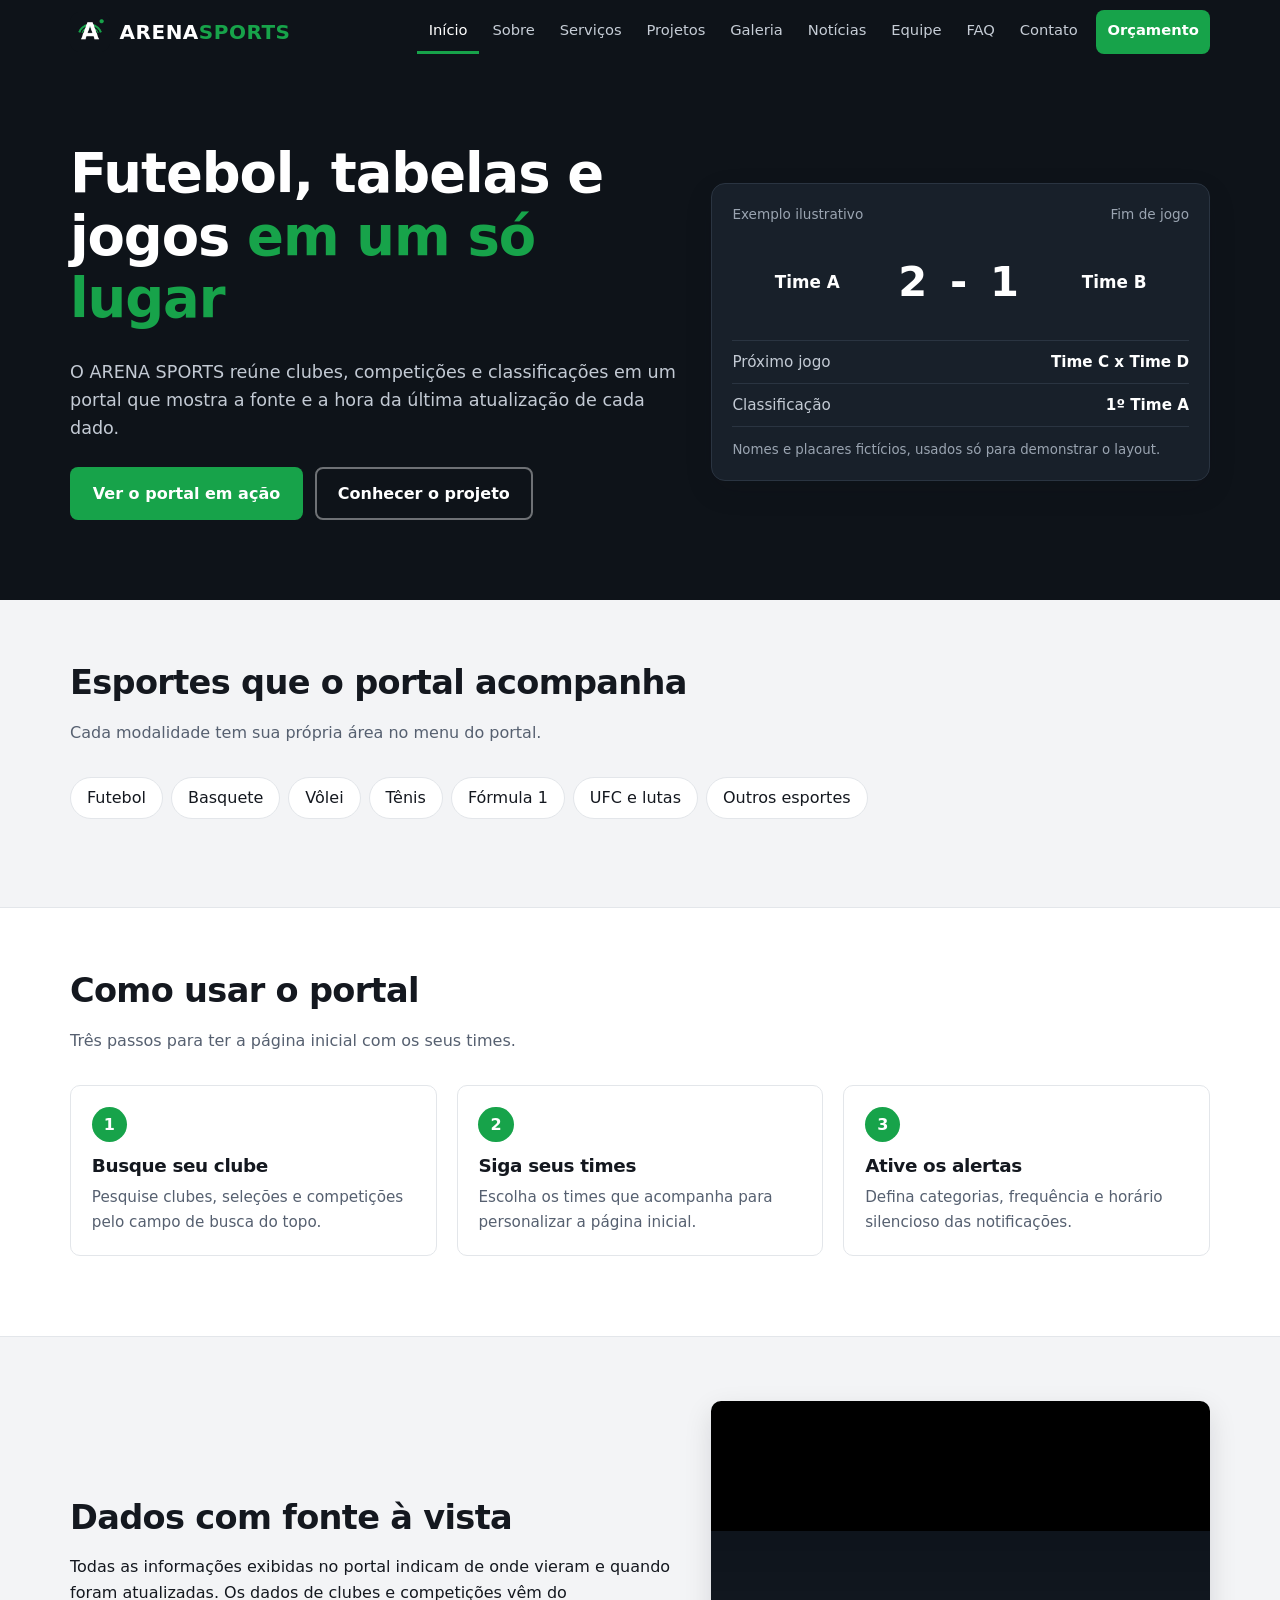
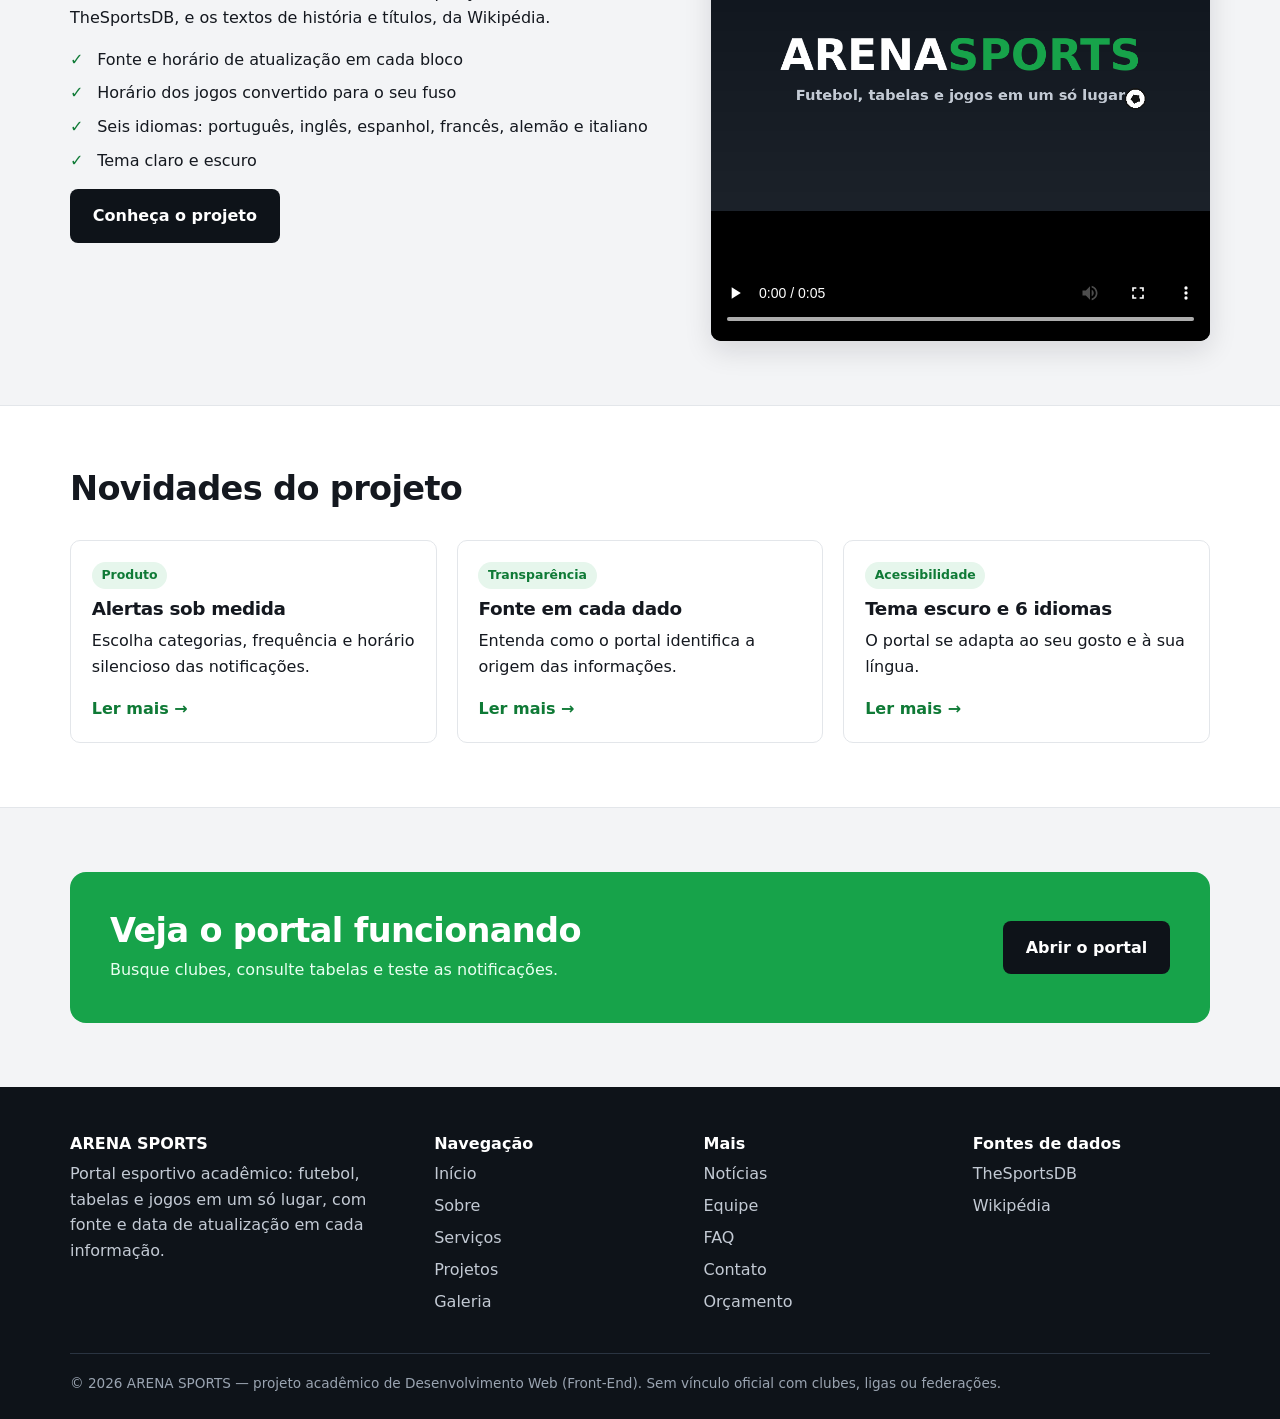
<file: index.html>
<!DOCTYPE html>
<html lang="pt-BR">
<head>
  <meta charset="utf-8">
  <meta name="viewport" content="width=device-width, initial-scale=1">
  <title>Início | ARENA SPORTS</title>
  <meta name="description" content="ARENA SPORTS: portal esportivo com futebol, tabelas e jogos em um só lugar, sempre com fonte e data de atualização.">
  <link rel="icon" type="image/png" href="img/favicon.png">
  <link rel="stylesheet" href="css/style.css">
</head>
<body>
  <a class="skip-link" href="#conteudo">Ir para o conteúdo</a>
  <header class="site-header">
    <div class="container header-bar">
      <a class="brand" href="index.html"><img src="img/logo.png" width="40" height="40" alt="Logotipo ARENA SPORTS"><span class="brand-text">ARENA<span>SPORTS</span></span></a>
      <button class="nav-toggle" type="button" aria-controls="menu-principal" aria-expanded="false" aria-label="Abrir menu">&#9776;</button>
      <nav class="nav" id="menu-principal" aria-label="Navegação principal">
        <ul>
          <li><a href="index.html" aria-current="page">Início</a></li>
          <li><a href="sobre.html">Sobre</a></li>
          <li><a href="servicos.html">Serviços</a></li>
          <li><a href="projetos.html">Projetos</a></li>
          <li><a href="galeria.html">Galeria</a></li>
          <li><a href="noticias.html">Notícias</a></li>
          <li><a href="equipe.html">Equipe</a></li>
          <li><a href="faq.html">FAQ</a></li>
          <li><a href="contato.html">Contato</a></li>
          <li><a href="orcamento.html" class="nav-cta">Orçamento</a></li>
        </ul>
      </nav>
    </div>
  </header>

  <main id="conteudo">
    <section class="hero">
      <div class="container split">
        <div>
          <h1>Futebol, tabelas e jogos <em>em um só lugar</em></h1>
          <p>O ARENA SPORTS reúne clubes, competições e classificações em um portal que mostra a fonte e a hora da última atualização de cada dado.</p>
          <div class="btn-row">
            <a class="btn btn--primary" href="projetos.html">Ver o portal em ação</a>
            <a class="btn btn--outline" href="sobre.html">Conhecer o projeto</a>
          </div>
        </div>
        <aside class="scoreboard" aria-label="Exemplo ilustrativo de placar">
          <header><span>Exemplo ilustrativo</span><span>Fim de jogo</span></header>
          <div class="score-row"><strong>Time A</strong><span class="score-num">2 - 1</span><strong>Time B</strong></div>
          <ul class="score-list">
            <li><span>Próximo jogo</span><b>Time C x Time D</b></li>
            <li><span>Classificação</span><b>1&ordm; Time A</b></li>
          </ul>
          <small>Nomes e placares fictícios, usados só para demonstrar o layout.</small>
        </aside>
      </div>
    </section>

    <section class="section">
      <div class="container">
        <div class="section-head">
          <h2>Esportes que o portal acompanha</h2>
          <p>Cada modalidade tem sua própria área no menu do portal.</p>
        </div>
        <ul class="chips" style="list-style:none;padding:0">
          <li class="chip">Futebol</li><li class="chip">Basquete</li><li class="chip">Vôlei</li><li class="chip">Tênis</li><li class="chip">Fórmula 1</li><li class="chip">UFC e lutas</li><li class="chip">Outros esportes</li>
        </ul>
      </div>
    </section>

    <section class="section section--alt">
      <div class="container">
        <div class="section-head">
          <h2>Como usar o portal</h2>
          <p>Três passos para ter a página inicial com os seus times.</p>
        </div>
        <ol class="steps">
          <li><h3>Busque seu clube</h3><p>Pesquise clubes, seleções e competições pelo campo de busca do topo.</p></li>
          <li><h3>Siga seus times</h3><p>Escolha os times que acompanha para personalizar a página inicial.</p></li>
          <li><h3>Ative os alertas</h3><p>Defina categorias, frequência e horário silencioso das notificações.</p></li>
        </ol>
      </div>
    </section>

    <section class="section">
      <div class="container split">
        <div>
          <h2>Dados com fonte à vista</h2>
          <p>Todas as informações exibidas no portal indicam de onde vieram e quando foram atualizadas. Os dados de clubes e competições vêm do TheSportsDB, e os textos de história e títulos, da Wikipédia.</p>
          <ul class="checklist">
            <li>Fonte e horário de atualização em cada bloco</li>
            <li>Horário dos jogos convertido para o seu fuso</li>
            <li>Seis idiomas: português, inglês, espanhol, francês, alemão e italiano</li>
            <li>Tema claro e escuro</li>
          </ul>
          <a class="btn btn--dark" href="sobre.html">Conheça o projeto</a>
        </div>
        <div class="media-frame">
          <video controls preload="metadata" poster="img/video-poster.png" width="960" height="540">
            <source src="assets/video/vinheta.mp4" type="video/mp4">
            <source src="assets/video/vinheta.webm" type="video/webm">
            Seu navegador não reproduz vídeo HTML5.
          </video>
        </div>
      </div>
    </section>

    <section class="section section--alt">
      <div class="container">
        <div class="section-head">
          <h2>Novidades do projeto</h2>
        </div>
        <div class="grid grid--3">
          <article class="card card--plain"><span class="tag">Produto</span><h3>Alertas sob medida</h3><p>Escolha categorias, frequência e horário silencioso das notificações.</p><a class="text-link" href="noticias.html">Ler mais</a></article>
          <article class="card card--plain"><span class="tag">Transparência</span><h3>Fonte em cada dado</h3><p>Entenda como o portal identifica a origem das informações.</p><a class="text-link" href="noticias.html">Ler mais</a></article>
          <article class="card card--plain"><span class="tag">Acessibilidade</span><h3>Tema escuro e 6 idiomas</h3><p>O portal se adapta ao seu gosto e à sua língua.</p><a class="text-link" href="noticias.html">Ler mais</a></article>
        </div>
      </div>
    </section>

    <section class="section">
      <div class="container">
        <div class="cta-band">
          <div>
            <h2>Veja o portal funcionando</h2>
            <p>Busque clubes, consulte tabelas e teste as notificações.</p>
          </div>
          <a class="btn btn--dark" href="projetos.html">Abrir o portal</a>
        </div>
      </div>
    </section>
  </main>
  <footer class="site-footer">
    <div class="container">
      <div class="footer-grid">
        <div>
          <h2>ARENA SPORTS</h2>
          <p>Portal esportivo acadêmico: futebol, tabelas e jogos em um só lugar, com fonte e data de atualização em cada informação.</p>
        </div>
        <nav aria-label="Páginas do site">
          <h2>Navegação</h2>
          <ul>
            <li><a href="index.html">Início</a></li>
            <li><a href="sobre.html">Sobre</a></li>
            <li><a href="servicos.html">Serviços</a></li>
            <li><a href="projetos.html">Projetos</a></li>
            <li><a href="galeria.html">Galeria</a></li>
          </ul>
        </nav>
        <nav aria-label="Mais páginas">
          <h2>Mais</h2>
          <ul>
            <li><a href="noticias.html">Notícias</a></li>
            <li><a href="equipe.html">Equipe</a></li>
            <li><a href="faq.html">FAQ</a></li>
            <li><a href="contato.html">Contato</a></li>
            <li><a href="orcamento.html">Orçamento</a></li>
          </ul>
        </nav>
        <div>
          <h2>Fontes de dados</h2>
          <ul>
            <li><a href="https://www.thesportsdb.com" target="_blank" rel="noopener noreferrer">TheSportsDB</a></li>
            <li><a href="https://pt.wikipedia.org" target="_blank" rel="noopener noreferrer">Wikipédia</a></li>
          </ul>
        </div>
      </div>
      <div class="footer-bottom">
        <p>&copy; 2026 ARENA SPORTS &mdash; projeto acadêmico de Desenvolvimento Web (Front-End). Sem vínculo oficial com clubes, ligas ou federações.</p>
      </div>
    </div>
  </footer>
  <script src="js/script.js"></script>
</body>
</html>
</file>
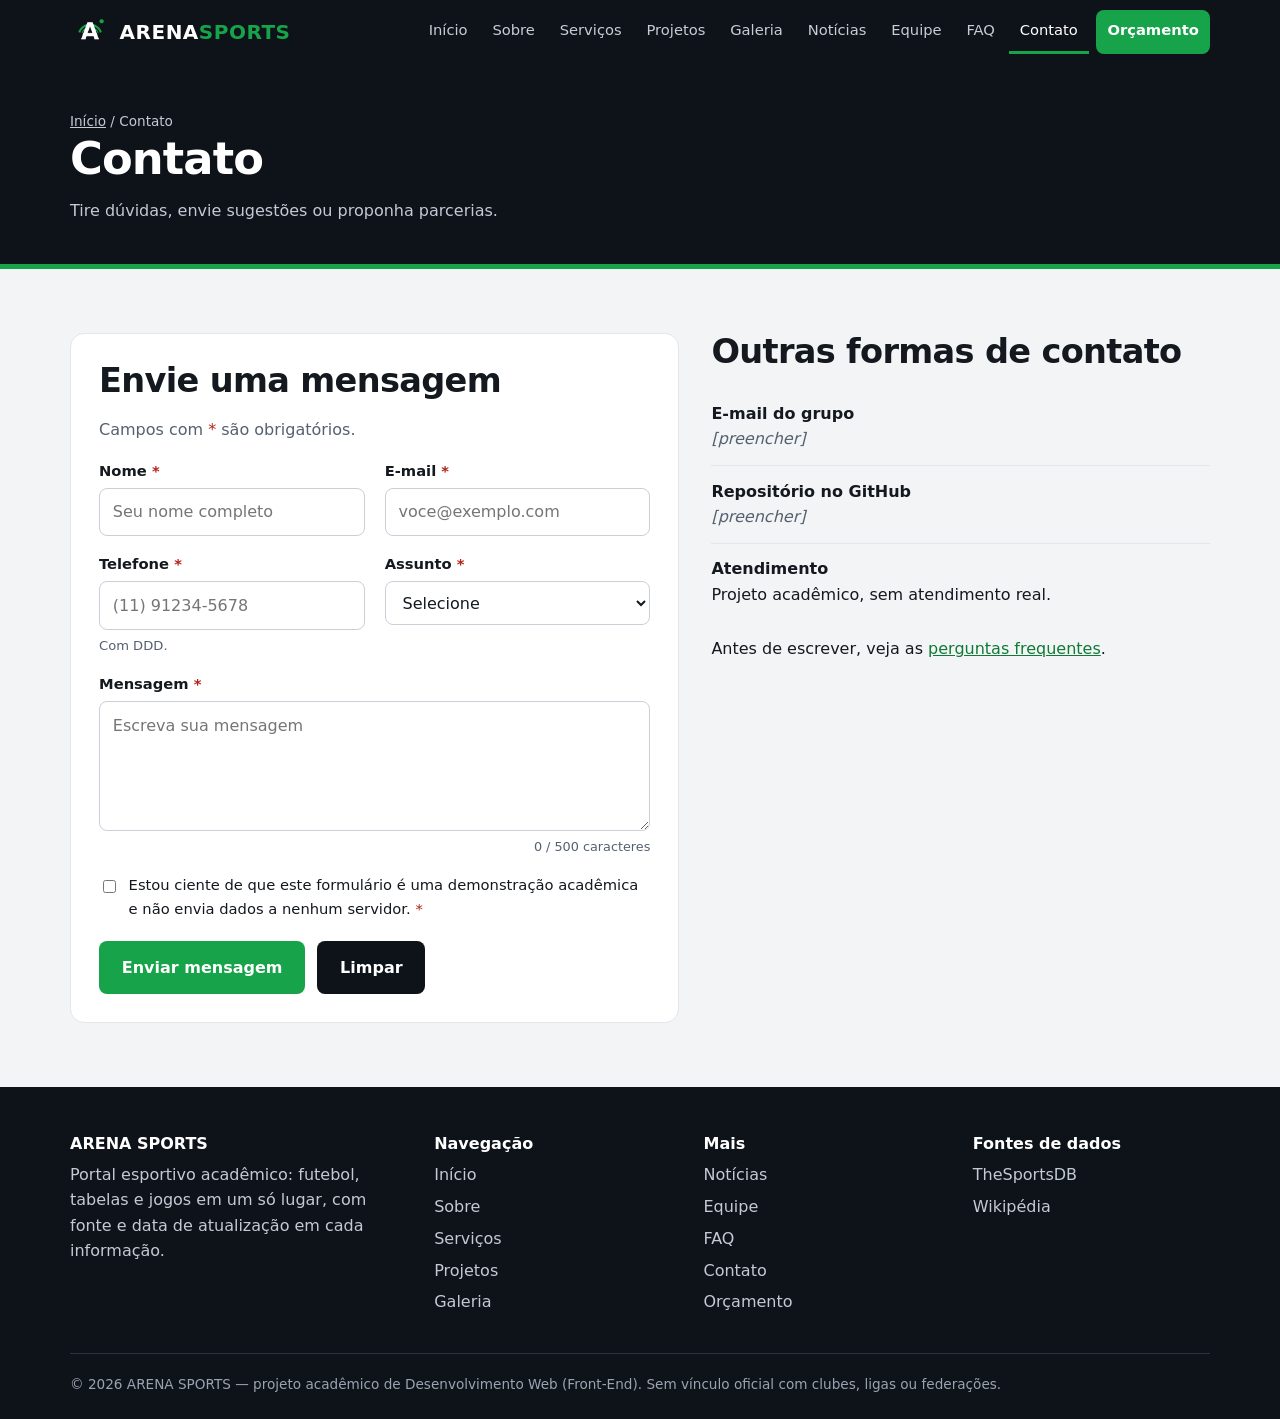
<file: contato.html>
<!DOCTYPE html>
<html lang="pt-BR">
<head>
  <meta charset="utf-8">
  <meta name="viewport" content="width=device-width, initial-scale=1">
  <title>Contato | ARENA SPORTS</title>
  <meta name="description" content="Fale com a equipe do ARENA SPORTS pelo formulário de contato.">
  <link rel="icon" type="image/png" href="img/favicon.png">
  <link rel="stylesheet" href="css/style.css">
</head>
<body>
  <a class="skip-link" href="#conteudo">Ir para o conteúdo</a>
  <header class="site-header">
    <div class="container header-bar">
      <a class="brand" href="index.html"><img src="img/logo.png" width="40" height="40" alt="Logotipo ARENA SPORTS"><span class="brand-text">ARENA<span>SPORTS</span></span></a>
      <button class="nav-toggle" type="button" aria-controls="menu-principal" aria-expanded="false" aria-label="Abrir menu">&#9776;</button>
      <nav class="nav" id="menu-principal" aria-label="Navegação principal">
        <ul>
          <li><a href="index.html">Início</a></li>
          <li><a href="sobre.html">Sobre</a></li>
          <li><a href="servicos.html">Serviços</a></li>
          <li><a href="projetos.html">Projetos</a></li>
          <li><a href="galeria.html">Galeria</a></li>
          <li><a href="noticias.html">Notícias</a></li>
          <li><a href="equipe.html">Equipe</a></li>
          <li><a href="faq.html">FAQ</a></li>
          <li><a href="contato.html" aria-current="page">Contato</a></li>
          <li><a href="orcamento.html" class="nav-cta">Orçamento</a></li>
        </ul>
      </nav>
    </div>
  </header>

  <main id="conteudo">
    <section class="page-hero">
      <div class="container">
        <p class="breadcrumb"><a href="index.html">Início</a> / Contato</p>
        <h1>Contato</h1>
        <p>Tire dúvidas, envie sugestões ou proponha parcerias.</p>
      </div>
    </section>
    <section class="section">
      <div class="container split" style="align-items:start">
        <div class="form-card">
          <h2>Envie uma mensagem</h2>
          <p class="muted">Campos com <span class="req">*</span> são obrigatórios.</p>
          <form data-form data-success="Mensagem validada! Como este é um projeto Front-End acadêmico, ela não foi enviada nem armazenada em servidor." autocomplete="on">
            <div class="form-grid">
              <div class="field">
                <label for="c-nome">Nome <span class="req">*</span></label>
                <input id="c-nome" name="nome" type="text" required minlength="3" maxlength="80" autocomplete="name" placeholder="Seu nome completo">
              </div>
              <div class="field">
                <label for="c-email">E-mail <span class="req">*</span></label>
                <input id="c-email" name="email" type="email" required maxlength="120" autocomplete="email" placeholder="voce@exemplo.com">
              </div>
              <div class="field">
                <label for="c-tel">Telefone <span class="req">*</span></label>
                <input id="c-tel" name="telefone" type="tel" required pattern="\(?\d{2}\)?\s?\d{4,5}-?\d{4}" title="Digite com DDD, por exemplo (11) 91234-5678" autocomplete="tel" placeholder="(11) 91234-5678">
                <span class="hint">Com DDD.</span>
              </div>
              <div class="field">
                <label for="c-assunto">Assunto <span class="req">*</span></label>
                <select id="c-assunto" name="assunto" required>
                  <option value="">Selecione</option>
                  <option>Dúvida</option>
                  <option>Sugestão</option>
                  <option>Parceria</option>
                  <option>Imprensa</option>
                  <option>Outro</option>
                </select>
              </div>
              <div class="field field--full">
                <label for="c-msg">Mensagem <span class="req">*</span></label>
                <textarea id="c-msg" name="mensagem" required minlength="10" maxlength="500" data-counter="c-cont" placeholder="Escreva sua mensagem"></textarea>
                <span class="counter" id="c-cont" aria-live="polite"></span>
              </div>
              <div class="field field--full check">
                <input id="c-ok" name="ciente" type="checkbox" required>
                <label for="c-ok">Estou ciente de que este formulário é uma demonstração acadêmica e não envia dados a nenhum servidor. <span class="req">*</span></label>
              </div>
            </div>
            <div class="form-actions">
              <button class="btn btn--primary" type="submit">Enviar mensagem</button>
              <button class="btn btn--dark" type="reset">Limpar</button>
            </div>
            <p class="form-status" role="status" tabindex="-1" hidden></p>
          </form>
        </div>
        <aside>
          <h2>Outras formas de contato</h2>
          <ul class="aside-list">
            <li><strong>E-mail do grupo</strong><br><span class="placeholder">[preencher]</span></li>
            <li><strong>Repositório no GitHub</strong><br><span class="placeholder">[preencher]</span></li>
            <li><strong>Atendimento</strong><br>Projeto acadêmico, sem atendimento real.</li>
          </ul>
          <p style="margin-top:1rem">Antes de escrever, veja as <a href="faq.html">perguntas frequentes</a>.</p>
        </aside>
      </div>
    </section>
  </main>
  <footer class="site-footer">
    <div class="container">
      <div class="footer-grid">
        <div>
          <h2>ARENA SPORTS</h2>
          <p>Portal esportivo acadêmico: futebol, tabelas e jogos em um só lugar, com fonte e data de atualização em cada informação.</p>
        </div>
        <nav aria-label="Páginas do site">
          <h2>Navegação</h2>
          <ul>
            <li><a href="index.html">Início</a></li>
            <li><a href="sobre.html">Sobre</a></li>
            <li><a href="servicos.html">Serviços</a></li>
            <li><a href="projetos.html">Projetos</a></li>
            <li><a href="galeria.html">Galeria</a></li>
          </ul>
        </nav>
        <nav aria-label="Mais páginas">
          <h2>Mais</h2>
          <ul>
            <li><a href="noticias.html">Notícias</a></li>
            <li><a href="equipe.html">Equipe</a></li>
            <li><a href="faq.html">FAQ</a></li>
            <li><a href="contato.html">Contato</a></li>
            <li><a href="orcamento.html">Orçamento</a></li>
          </ul>
        </nav>
        <div>
          <h2>Fontes de dados</h2>
          <ul>
            <li><a href="https://www.thesportsdb.com" target="_blank" rel="noopener noreferrer">TheSportsDB</a></li>
            <li><a href="https://pt.wikipedia.org" target="_blank" rel="noopener noreferrer">Wikipédia</a></li>
          </ul>
        </div>
      </div>
      <div class="footer-bottom">
        <p>&copy; 2026 ARENA SPORTS &mdash; projeto acadêmico de Desenvolvimento Web (Front-End). Sem vínculo oficial com clubes, ligas ou federações.</p>
      </div>
    </div>
  </footer>
  <script src="js/script.js"></script>
</body>
</html>
</file>
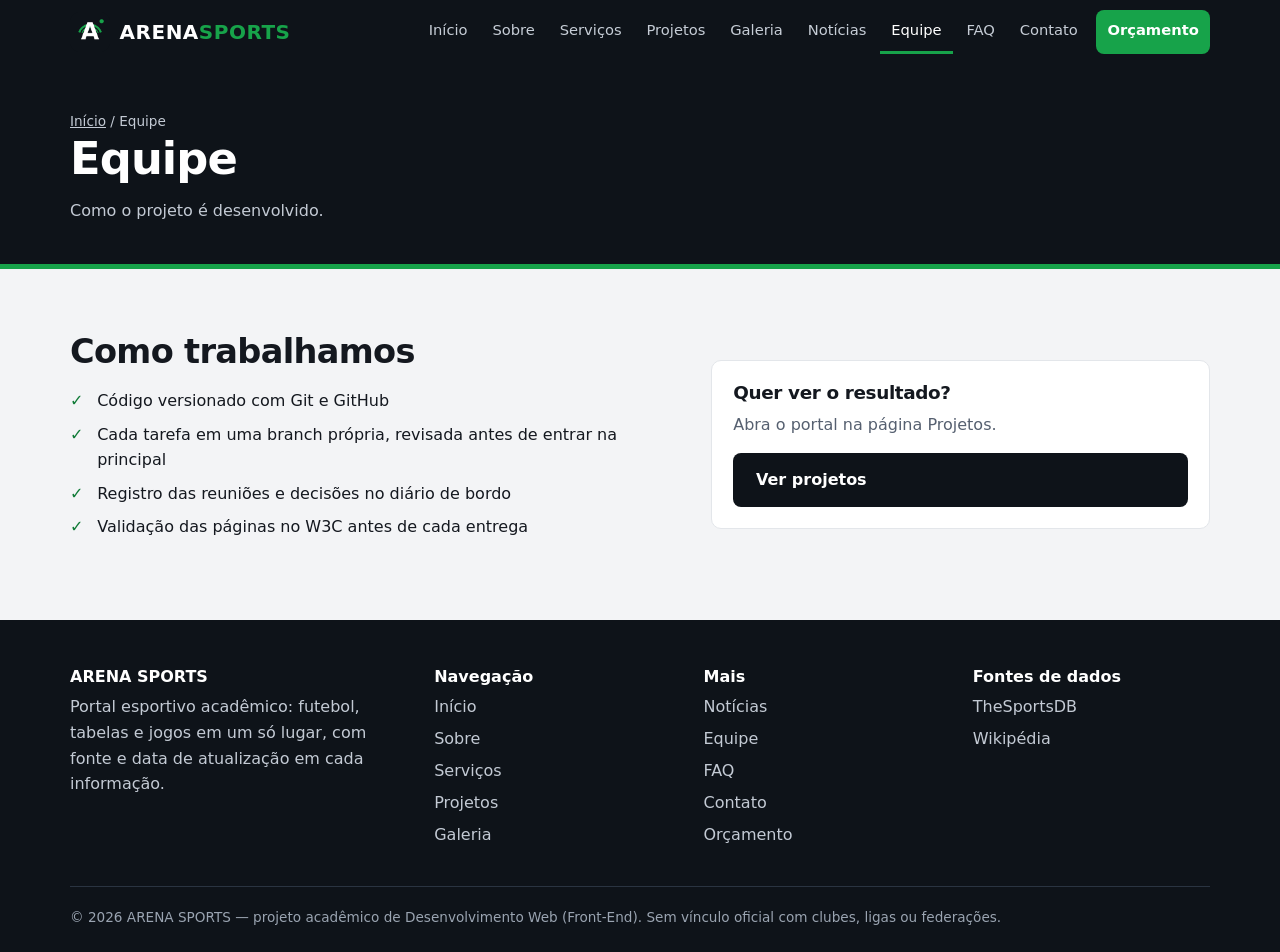
<file: equipe.html>
<!DOCTYPE html>
<html lang="pt-BR">
<head>
  <meta charset="utf-8">
  <meta name="viewport" content="width=device-width, initial-scale=1">
  <title>Equipe | ARENA SPORTS</title>
  <meta name="description" content="Como a equipe do ARENA SPORTS organiza o trabalho.">
  <link rel="icon" type="image/png" href="img/favicon.png">
  <link rel="stylesheet" href="css/style.css">
</head>
<body>
  <a class="skip-link" href="#conteudo">Ir para o conteúdo</a>
  <header class="site-header">
    <div class="container header-bar">
      <a class="brand" href="index.html"><img src="img/logo.png" width="40" height="40" alt="Logotipo ARENA SPORTS"><span class="brand-text">ARENA<span>SPORTS</span></span></a>
      <button class="nav-toggle" type="button" aria-controls="menu-principal" aria-expanded="false" aria-label="Abrir menu">&#9776;</button>
      <nav class="nav" id="menu-principal" aria-label="Navegação principal">
        <ul>
          <li><a href="index.html">Início</a></li>
          <li><a href="sobre.html">Sobre</a></li>
          <li><a href="servicos.html">Serviços</a></li>
          <li><a href="projetos.html">Projetos</a></li>
          <li><a href="galeria.html">Galeria</a></li>
          <li><a href="noticias.html">Notícias</a></li>
          <li><a href="equipe.html" aria-current="page">Equipe</a></li>
          <li><a href="faq.html">FAQ</a></li>
          <li><a href="contato.html">Contato</a></li>
          <li><a href="orcamento.html" class="nav-cta">Orçamento</a></li>
        </ul>
      </nav>
    </div>
  </header>

  <main id="conteudo">
    <section class="page-hero">
      <div class="container">
        <p class="breadcrumb"><a href="index.html">Início</a> / Equipe</p>
        <h1>Equipe</h1>
        <p>Como o projeto é desenvolvido.</p>
      </div>
    </section>
    <section class="section">
      <div class="container split">
        <div>
          <h2>Como trabalhamos</h2>
          <ul class="checklist">
            <li>Código versionado com Git e GitHub</li>
            <li>Cada tarefa em uma branch própria, revisada antes de entrar na principal</li>
            <li>Registro das reuniões e decisões no diário de bordo</li>
            <li>Validação das páginas no W3C antes de cada entrega</li>
          </ul>
        </div>
        <div class="card card--plain">
          <h3>Quer ver o resultado?</h3>
          <p class="muted">Abra o portal na página Projetos.</p>
          <a class="btn btn--dark" href="projetos.html">Ver projetos</a>
        </div>
      </div>
    </section>
  </main>
  <footer class="site-footer">
    <div class="container">
      <div class="footer-grid">
        <div>
          <h2>ARENA SPORTS</h2>
          <p>Portal esportivo acadêmico: futebol, tabelas e jogos em um só lugar, com fonte e data de atualização em cada informação.</p>
        </div>
        <nav aria-label="Páginas do site">
          <h2>Navegação</h2>
          <ul>
            <li><a href="index.html">Início</a></li>
            <li><a href="sobre.html">Sobre</a></li>
            <li><a href="servicos.html">Serviços</a></li>
            <li><a href="projetos.html">Projetos</a></li>
            <li><a href="galeria.html">Galeria</a></li>
          </ul>
        </nav>
        <nav aria-label="Mais páginas">
          <h2>Mais</h2>
          <ul>
            <li><a href="noticias.html">Notícias</a></li>
            <li><a href="equipe.html">Equipe</a></li>
            <li><a href="faq.html">FAQ</a></li>
            <li><a href="contato.html">Contato</a></li>
            <li><a href="orcamento.html">Orçamento</a></li>
          </ul>
        </nav>
        <div>
          <h2>Fontes de dados</h2>
          <ul>
            <li><a href="https://www.thesportsdb.com" target="_blank" rel="noopener noreferrer">TheSportsDB</a></li>
            <li><a href="https://pt.wikipedia.org" target="_blank" rel="noopener noreferrer">Wikipédia</a></li>
          </ul>
        </div>
      </div>
      <div class="footer-bottom">
        <p>&copy; 2026 ARENA SPORTS &mdash; projeto acadêmico de Desenvolvimento Web (Front-End). Sem vínculo oficial com clubes, ligas ou federações.</p>
      </div>
    </div>
  </footer>
  <script src="js/script.js"></script>
</body>
</html>
</file>
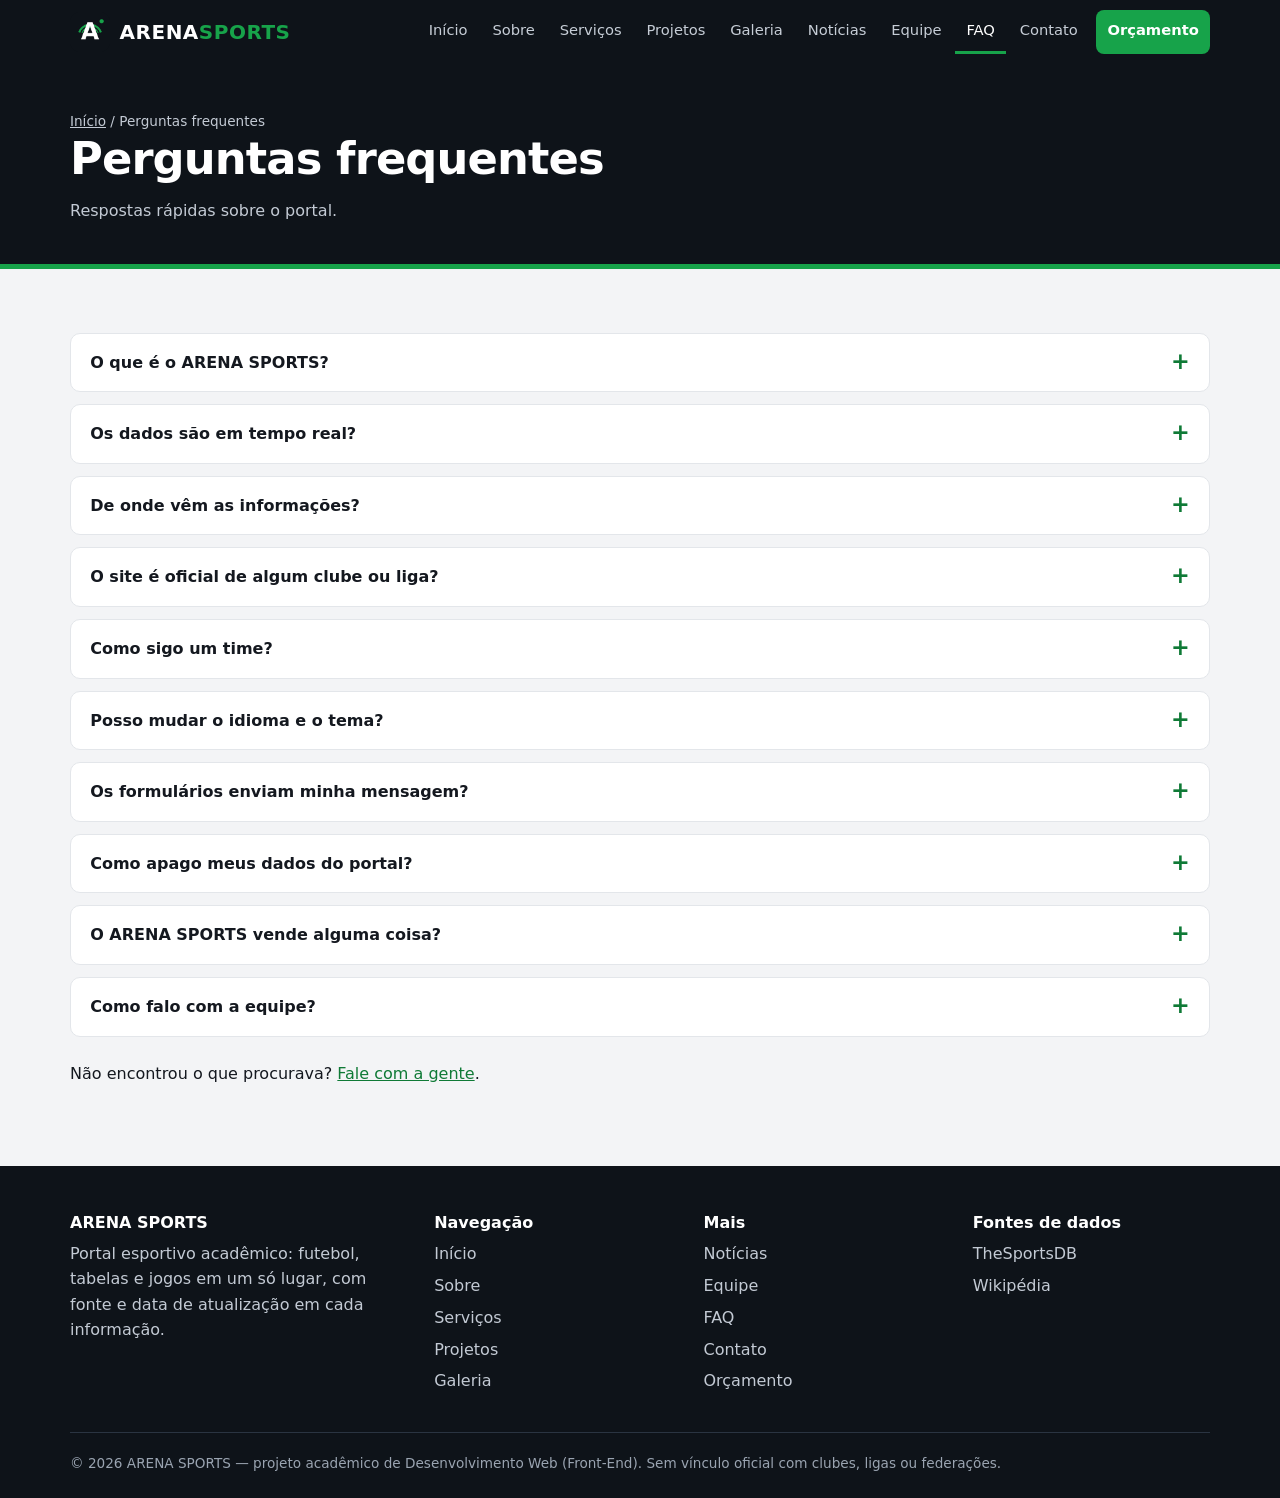
<file: faq.html>
<!DOCTYPE html>
<html lang="pt-BR">
<head>
  <meta charset="utf-8">
  <meta name="viewport" content="width=device-width, initial-scale=1">
  <title>Perguntas frequentes | ARENA SPORTS</title>
  <meta name="description" content="Perguntas frequentes sobre o portal ARENA SPORTS.">
  <link rel="icon" type="image/png" href="img/favicon.png">
  <link rel="stylesheet" href="css/style.css">
</head>
<body>
  <a class="skip-link" href="#conteudo">Ir para o conteúdo</a>
  <header class="site-header">
    <div class="container header-bar">
      <a class="brand" href="index.html"><img src="img/logo.png" width="40" height="40" alt="Logotipo ARENA SPORTS"><span class="brand-text">ARENA<span>SPORTS</span></span></a>
      <button class="nav-toggle" type="button" aria-controls="menu-principal" aria-expanded="false" aria-label="Abrir menu">&#9776;</button>
      <nav class="nav" id="menu-principal" aria-label="Navegação principal">
        <ul>
          <li><a href="index.html">Início</a></li>
          <li><a href="sobre.html">Sobre</a></li>
          <li><a href="servicos.html">Serviços</a></li>
          <li><a href="projetos.html">Projetos</a></li>
          <li><a href="galeria.html">Galeria</a></li>
          <li><a href="noticias.html">Notícias</a></li>
          <li><a href="equipe.html">Equipe</a></li>
          <li><a href="faq.html" aria-current="page">FAQ</a></li>
          <li><a href="contato.html">Contato</a></li>
          <li><a href="orcamento.html" class="nav-cta">Orçamento</a></li>
        </ul>
      </nav>
    </div>
  </header>

  <main id="conteudo">
    <section class="page-hero">
      <div class="container">
        <p class="breadcrumb"><a href="index.html">Início</a> / Perguntas frequentes</p>
        <h1>Perguntas frequentes</h1>
        <p>Respostas rápidas sobre o portal.</p>
      </div>
    </section>
    <section class="section">
      <div class="container">
        <div class="faq">
        <details>
          <summary>O que é o ARENA SPORTS?</summary>
          <p>É um portal esportivo acadêmico que reúne clubes, competições, jogos e classificações em um só lugar.</p>
        </details>
        <details>
          <summary>Os dados são em tempo real?</summary>
          <p>Cada bloco mostra a fonte e a hora da última atualização. O portal depende da disponibilidade das fontes externas, por isso pode haver atraso.</p>
        </details>
        <details>
          <summary>De onde vêm as informações?</summary>
          <p>Dados de clubes e competições vêm do TheSportsDB. Resumos de história e títulos vêm da Wikipédia.</p>
        </details>
        <details>
          <summary>O site é oficial de algum clube ou liga?</summary>
          <p>Não. É um trabalho acadêmico, sem vínculo com clubes, ligas ou federações.</p>
        </details>
        <details>
          <summary>Como sigo um time?</summary>
          <p>Pesquise o clube no campo de busca e use o botão Seguir. Os times seguidos aparecem na página inicial.</p>
        </details>
        <details>
          <summary>Posso mudar o idioma e o tema?</summary>
          <p>Sim. O portal tem seletor de idioma (PT, EN, ES, FR, DE, IT) e botão de tema claro e escuro.</p>
        </details>
        <details>
          <summary>Os formulários enviam minha mensagem?</summary>
          <p>Não. Por ser um projeto Front-End acadêmico, o envio não é armazenado em nenhum servidor. O formulário apenas valida os campos e mostra uma confirmação.</p>
        </details>
        <details>
          <summary>Como apago meus dados do portal?</summary>
          <p>No perfil do portal há a opção Apagar meus dados, que remove as preferências salvas no navegador.</p>
        </details>
        <details>
          <summary>O ARENA SPORTS vende alguma coisa?</summary>
          <p>Não. O projeto é acadêmico e gratuito, sem vendas nem cobranças.</p>
        </details>
        <details>
          <summary>Como falo com a equipe?</summary>
          <p>Use a página de contato. Para sugerir um recurso, use a página de orçamento (sem custo).</p>
        </details>
        </div>
        <p style="margin-top:1.5rem">Não encontrou o que procurava? <a href="contato.html">Fale com a gente</a>.</p>
      </div>
    </section>
  </main>
  <footer class="site-footer">
    <div class="container">
      <div class="footer-grid">
        <div>
          <h2>ARENA SPORTS</h2>
          <p>Portal esportivo acadêmico: futebol, tabelas e jogos em um só lugar, com fonte e data de atualização em cada informação.</p>
        </div>
        <nav aria-label="Páginas do site">
          <h2>Navegação</h2>
          <ul>
            <li><a href="index.html">Início</a></li>
            <li><a href="sobre.html">Sobre</a></li>
            <li><a href="servicos.html">Serviços</a></li>
            <li><a href="projetos.html">Projetos</a></li>
            <li><a href="galeria.html">Galeria</a></li>
          </ul>
        </nav>
        <nav aria-label="Mais páginas">
          <h2>Mais</h2>
          <ul>
            <li><a href="noticias.html">Notícias</a></li>
            <li><a href="equipe.html">Equipe</a></li>
            <li><a href="faq.html">FAQ</a></li>
            <li><a href="contato.html">Contato</a></li>
            <li><a href="orcamento.html">Orçamento</a></li>
          </ul>
        </nav>
        <div>
          <h2>Fontes de dados</h2>
          <ul>
            <li><a href="https://www.thesportsdb.com" target="_blank" rel="noopener noreferrer">TheSportsDB</a></li>
            <li><a href="https://pt.wikipedia.org" target="_blank" rel="noopener noreferrer">Wikipédia</a></li>
          </ul>
        </div>
      </div>
      <div class="footer-bottom">
        <p>&copy; 2026 ARENA SPORTS &mdash; projeto acadêmico de Desenvolvimento Web (Front-End). Sem vínculo oficial com clubes, ligas ou federações.</p>
      </div>
    </div>
  </footer>
  <script src="js/script.js"></script>
</body>
</html>
</file>
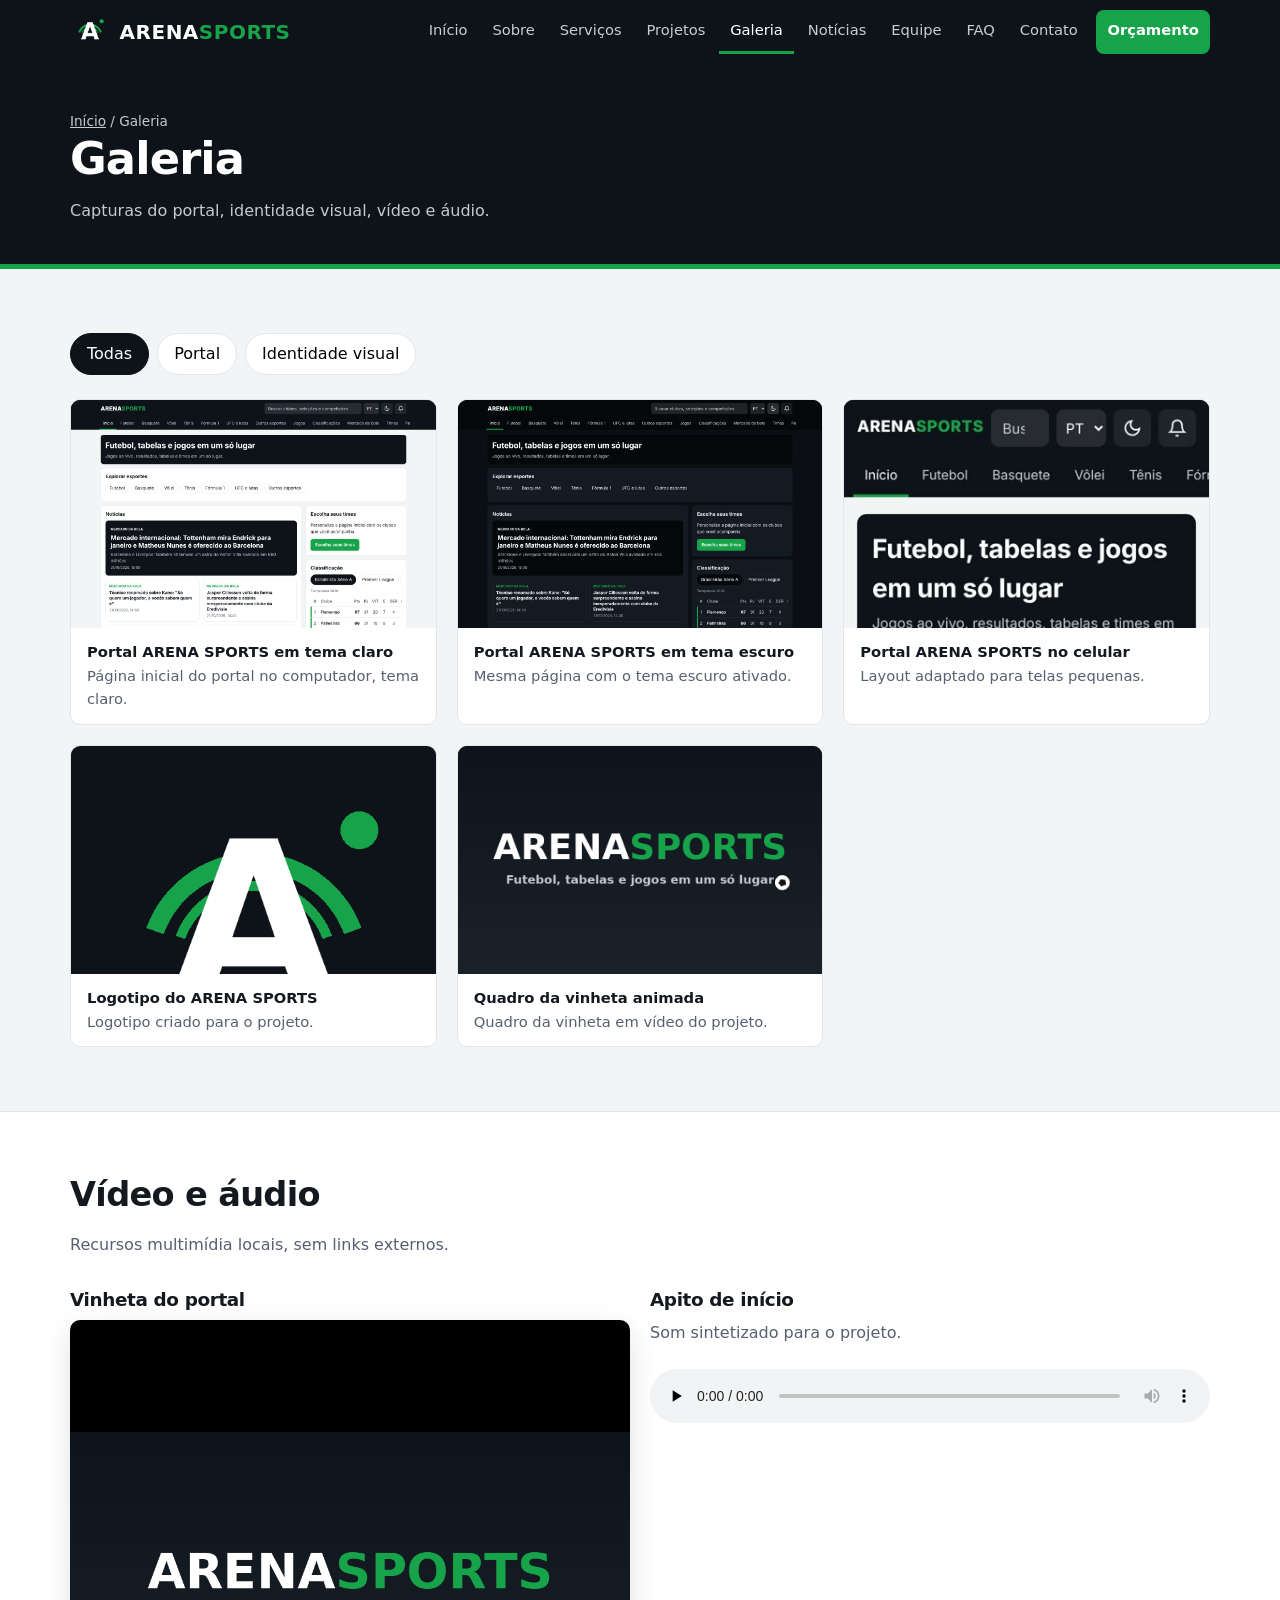
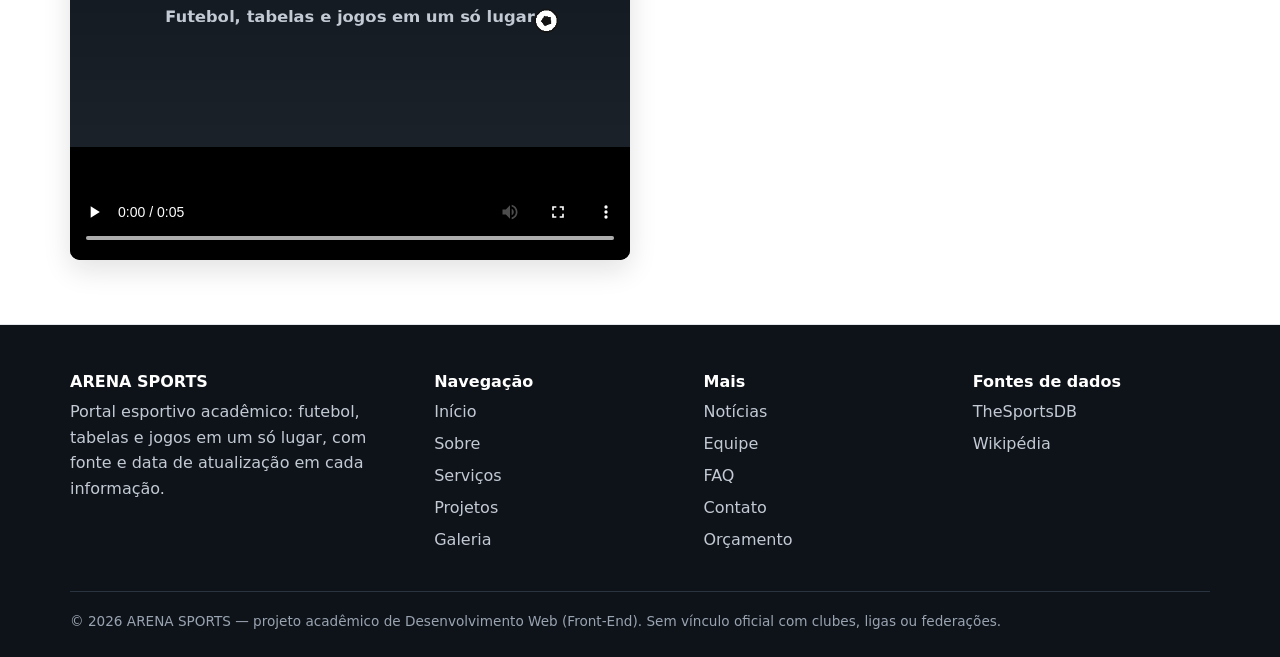
<file: galeria.html>
<!DOCTYPE html>
<html lang="pt-BR">
<head>
  <meta charset="utf-8">
  <meta name="viewport" content="width=device-width, initial-scale=1">
  <title>Galeria | ARENA SPORTS</title>
  <meta name="description" content="Galeria do ARENA SPORTS: capturas do portal, identidade visual, vídeo e áudio.">
  <link rel="icon" type="image/png" href="img/favicon.png">
  <link rel="stylesheet" href="css/style.css">
</head>
<body>
  <a class="skip-link" href="#conteudo">Ir para o conteúdo</a>
  <header class="site-header">
    <div class="container header-bar">
      <a class="brand" href="index.html"><img src="img/logo.png" width="40" height="40" alt="Logotipo ARENA SPORTS"><span class="brand-text">ARENA<span>SPORTS</span></span></a>
      <button class="nav-toggle" type="button" aria-controls="menu-principal" aria-expanded="false" aria-label="Abrir menu">&#9776;</button>
      <nav class="nav" id="menu-principal" aria-label="Navegação principal">
        <ul>
          <li><a href="index.html">Início</a></li>
          <li><a href="sobre.html">Sobre</a></li>
          <li><a href="servicos.html">Serviços</a></li>
          <li><a href="projetos.html">Projetos</a></li>
          <li><a href="galeria.html" aria-current="page">Galeria</a></li>
          <li><a href="noticias.html">Notícias</a></li>
          <li><a href="equipe.html">Equipe</a></li>
          <li><a href="faq.html">FAQ</a></li>
          <li><a href="contato.html">Contato</a></li>
          <li><a href="orcamento.html" class="nav-cta">Orçamento</a></li>
        </ul>
      </nav>
    </div>
  </header>

  <main id="conteudo">
    <section class="page-hero">
      <div class="container">
        <p class="breadcrumb"><a href="index.html">Início</a> / Galeria</p>
        <h1>Galeria</h1>
        <p>Capturas do portal, identidade visual, vídeo e áudio.</p>
      </div>
    </section>
    <section class="section">
      <div class="container">
        <div class="chips" role="group" aria-label="Filtrar imagens">
          <button class="chip" type="button" data-filter="todos" aria-pressed="true">Todas</button>
          <button class="chip" type="button" data-filter="portal" aria-pressed="false">Portal</button>
          <button class="chip" type="button" data-filter="identidade" aria-pressed="false">Identidade visual</button>
        </div>
        <div class="gallery">
        <figure data-category="portal">
          <img src="img/portal-claro.jpg" width="1280" height="800" alt="Portal ARENA SPORTS em tema claro" style="width:100%;aspect-ratio:16/10;object-fit:cover;object-position:top;background:#0e1319" loading="lazy" decoding="async">
          <figcaption><strong>Portal ARENA SPORTS em tema claro</strong>Página inicial do portal no computador, tema claro.</figcaption>
        </figure>
        <figure data-category="portal">
          <img src="img/portal-escuro.jpg" width="1280" height="800" alt="Portal ARENA SPORTS em tema escuro" style="width:100%;aspect-ratio:16/10;object-fit:cover;object-position:top;background:#0e1319" loading="lazy" decoding="async">
          <figcaption><strong>Portal ARENA SPORTS em tema escuro</strong>Mesma página com o tema escuro ativado.</figcaption>
        </figure>
        <figure data-category="portal">
          <img src="img/portal-celular.jpg" width="390" height="800" alt="Portal ARENA SPORTS no celular" style="width:100%;aspect-ratio:16/10;object-fit:cover;object-position:top;background:#0e1319" loading="lazy" decoding="async">
          <figcaption><strong>Portal ARENA SPORTS no celular</strong>Layout adaptado para telas pequenas.</figcaption>
        </figure>
        <figure data-category="identidade">
          <img src="img/logo.png" width="512" height="512" alt="Logotipo do ARENA SPORTS" style="width:100%;aspect-ratio:16/10;object-fit:cover;object-position:top;background:#0e1319" loading="lazy" decoding="async">
          <figcaption><strong>Logotipo do ARENA SPORTS</strong>Logotipo criado para o projeto.</figcaption>
        </figure>
        <figure data-category="identidade">
          <img src="img/video-poster.png" width="960" height="540" alt="Quadro da vinheta animada" style="width:100%;aspect-ratio:16/10;object-fit:cover;object-position:top;background:#0e1319" loading="lazy" decoding="async">
          <figcaption><strong>Quadro da vinheta animada</strong>Quadro da vinheta em vídeo do projeto.</figcaption>
        </figure>
        </div>
      </div>
    </section>

    <section class="section section--alt">
      <div class="container">
        <div class="section-head"><h2>Vídeo e áudio</h2><p>Recursos multimídia locais, sem links externos.</p></div>
        <div class="grid grid--2">
          <div>
            <h3>Vinheta do portal</h3>
            <div class="media-frame">
              <video controls preload="metadata" poster="img/video-poster.png" width="960" height="540">
                <source src="assets/video/vinheta.mp4" type="video/mp4">
                <source src="assets/video/vinheta.webm" type="video/webm">
                Seu navegador não reproduz vídeo HTML5.
              </video>
            </div>
          </div>
          <div>
            <h3>Apito de início</h3>
            <p class="muted">Som sintetizado para o projeto.</p>
            <audio controls preload="none">
              <source src="assets/audio/apito.mp3" type="audio/mpeg">
              <source src="assets/audio/apito.wav" type="audio/wav">
              Seu navegador não reproduz áudio HTML5.
            </audio>
          </div>
        </div>
      </div>
    </section>
  </main>
  <footer class="site-footer">
    <div class="container">
      <div class="footer-grid">
        <div>
          <h2>ARENA SPORTS</h2>
          <p>Portal esportivo acadêmico: futebol, tabelas e jogos em um só lugar, com fonte e data de atualização em cada informação.</p>
        </div>
        <nav aria-label="Páginas do site">
          <h2>Navegação</h2>
          <ul>
            <li><a href="index.html">Início</a></li>
            <li><a href="sobre.html">Sobre</a></li>
            <li><a href="servicos.html">Serviços</a></li>
            <li><a href="projetos.html">Projetos</a></li>
            <li><a href="galeria.html">Galeria</a></li>
          </ul>
        </nav>
        <nav aria-label="Mais páginas">
          <h2>Mais</h2>
          <ul>
            <li><a href="noticias.html">Notícias</a></li>
            <li><a href="equipe.html">Equipe</a></li>
            <li><a href="faq.html">FAQ</a></li>
            <li><a href="contato.html">Contato</a></li>
            <li><a href="orcamento.html">Orçamento</a></li>
          </ul>
        </nav>
        <div>
          <h2>Fontes de dados</h2>
          <ul>
            <li><a href="https://www.thesportsdb.com" target="_blank" rel="noopener noreferrer">TheSportsDB</a></li>
            <li><a href="https://pt.wikipedia.org" target="_blank" rel="noopener noreferrer">Wikipédia</a></li>
          </ul>
        </div>
      </div>
      <div class="footer-bottom">
        <p>&copy; 2026 ARENA SPORTS &mdash; projeto acadêmico de Desenvolvimento Web (Front-End). Sem vínculo oficial com clubes, ligas ou federações.</p>
      </div>
    </div>
  </footer>
  <script src="js/script.js"></script>
</body>
</html>
</file>
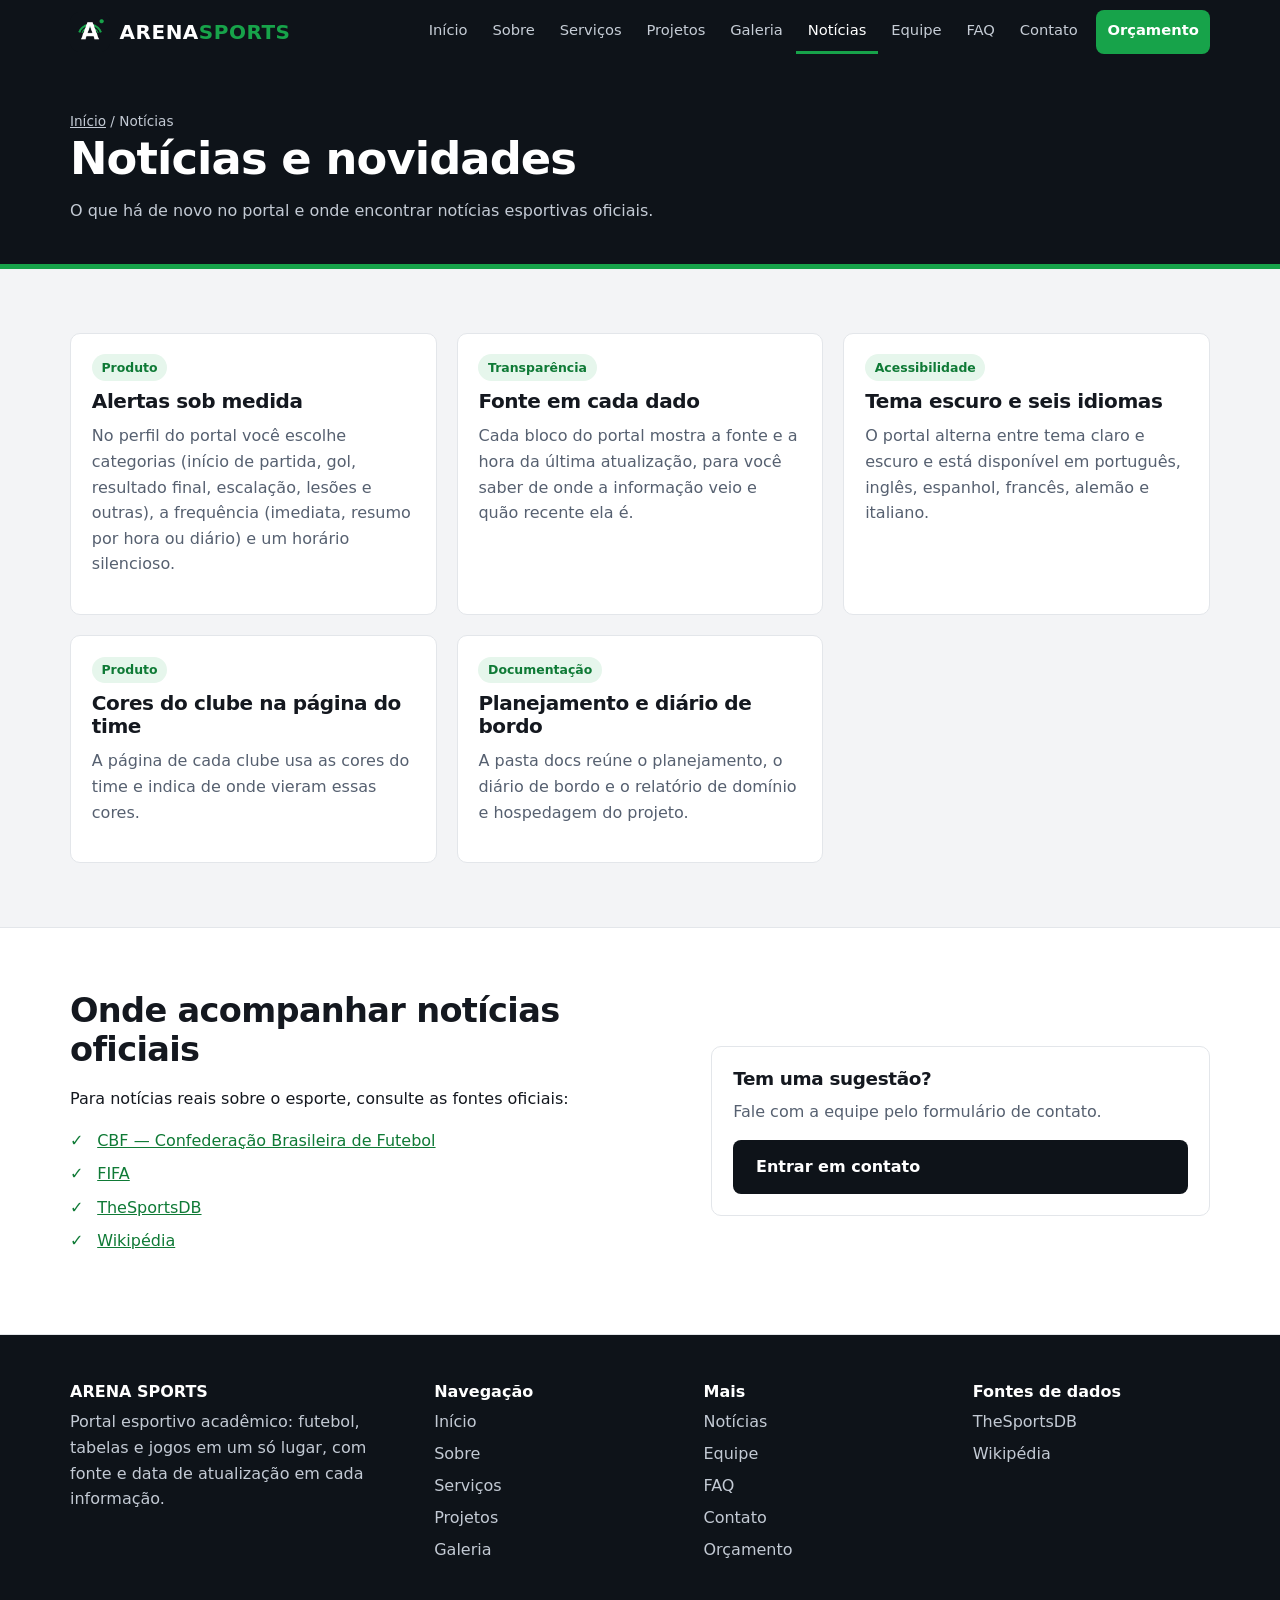
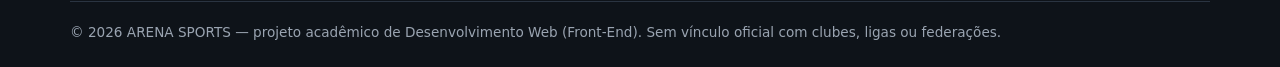
<file: noticias.html>
<!DOCTYPE html>
<html lang="pt-BR">
<head>
  <meta charset="utf-8">
  <meta name="viewport" content="width=device-width, initial-scale=1">
  <title>Notícias | ARENA SPORTS</title>
  <meta name="description" content="Novidades do ARENA SPORTS: alertas, fontes de dados, tema escuro e idiomas.">
  <link rel="icon" type="image/png" href="img/favicon.png">
  <link rel="stylesheet" href="css/style.css">
</head>
<body>
  <a class="skip-link" href="#conteudo">Ir para o conteúdo</a>
  <header class="site-header">
    <div class="container header-bar">
      <a class="brand" href="index.html"><img src="img/logo.png" width="40" height="40" alt="Logotipo ARENA SPORTS"><span class="brand-text">ARENA<span>SPORTS</span></span></a>
      <button class="nav-toggle" type="button" aria-controls="menu-principal" aria-expanded="false" aria-label="Abrir menu">&#9776;</button>
      <nav class="nav" id="menu-principal" aria-label="Navegação principal">
        <ul>
          <li><a href="index.html">Início</a></li>
          <li><a href="sobre.html">Sobre</a></li>
          <li><a href="servicos.html">Serviços</a></li>
          <li><a href="projetos.html">Projetos</a></li>
          <li><a href="galeria.html">Galeria</a></li>
          <li><a href="noticias.html" aria-current="page">Notícias</a></li>
          <li><a href="equipe.html">Equipe</a></li>
          <li><a href="faq.html">FAQ</a></li>
          <li><a href="contato.html">Contato</a></li>
          <li><a href="orcamento.html" class="nav-cta">Orçamento</a></li>
        </ul>
      </nav>
    </div>
  </header>

  <main id="conteudo">
    <section class="page-hero">
      <div class="container">
        <p class="breadcrumb"><a href="index.html">Início</a> / Notícias</p>
        <h1>Notícias e novidades</h1>
        <p>O que há de novo no portal e onde encontrar notícias esportivas oficiais.</p>
      </div>
    </section>
    <section class="section">
      <div class="container">
        <div class="grid grid--3">
          <article class="card card--plain">
            <span class="tag">Produto</span>
            <h2 style="font-size:1.25rem">Alertas sob medida</h2>
            <p class="muted">No perfil do portal você escolhe categorias (início de partida, gol, resultado final, escalação, lesões e outras), a frequência (imediata, resumo por hora ou diário) e um horário silencioso.</p>
          </article>
          <article class="card card--plain">
            <span class="tag">Transparência</span>
            <h2 style="font-size:1.25rem">Fonte em cada dado</h2>
            <p class="muted">Cada bloco do portal mostra a fonte e a hora da última atualização, para você saber de onde a informação veio e quão recente ela é.</p>
          </article>
          <article class="card card--plain">
            <span class="tag">Acessibilidade</span>
            <h2 style="font-size:1.25rem">Tema escuro e seis idiomas</h2>
            <p class="muted">O portal alterna entre tema claro e escuro e está disponível em português, inglês, espanhol, francês, alemão e italiano.</p>
          </article>
          <article class="card card--plain">
            <span class="tag">Produto</span>
            <h2 style="font-size:1.25rem">Cores do clube na página do time</h2>
            <p class="muted">A página de cada clube usa as cores do time e indica de onde vieram essas cores.</p>
          </article>
          <article class="card card--plain">
            <span class="tag">Documentação</span>
            <h2 style="font-size:1.25rem">Planejamento e diário de bordo</h2>
            <p class="muted">A pasta docs reúne o planejamento, o diário de bordo e o relatório de domínio e hospedagem do projeto.</p>
          </article>
        </div>
      </div>
    </section>
    <section class="section section--alt">
      <div class="container split">
        <div>
          <h2>Onde acompanhar notícias oficiais</h2>
          <p>Para notícias reais sobre o esporte, consulte as fontes oficiais:</p>
          <ul class="checklist">
            <li><a href="https://www.cbf.com.br" target="_blank" rel="noopener noreferrer">CBF &mdash; Confederação Brasileira de Futebol</a></li>
            <li><a href="https://www.fifa.com" target="_blank" rel="noopener noreferrer">FIFA</a></li>
            <li><a href="https://www.thesportsdb.com" target="_blank" rel="noopener noreferrer">TheSportsDB</a></li>
            <li><a href="https://pt.wikipedia.org" target="_blank" rel="noopener noreferrer">Wikipédia</a></li>
          </ul>
        </div>
        <div class="card card--plain"><h3>Tem uma sugestão?</h3><p class="muted">Fale com a equipe pelo formulário de contato.</p><a class="btn btn--dark" href="contato.html">Entrar em contato</a></div>
      </div>
    </section>
  </main>
  <footer class="site-footer">
    <div class="container">
      <div class="footer-grid">
        <div>
          <h2>ARENA SPORTS</h2>
          <p>Portal esportivo acadêmico: futebol, tabelas e jogos em um só lugar, com fonte e data de atualização em cada informação.</p>
        </div>
        <nav aria-label="Páginas do site">
          <h2>Navegação</h2>
          <ul>
            <li><a href="index.html">Início</a></li>
            <li><a href="sobre.html">Sobre</a></li>
            <li><a href="servicos.html">Serviços</a></li>
            <li><a href="projetos.html">Projetos</a></li>
            <li><a href="galeria.html">Galeria</a></li>
          </ul>
        </nav>
        <nav aria-label="Mais páginas">
          <h2>Mais</h2>
          <ul>
            <li><a href="noticias.html">Notícias</a></li>
            <li><a href="equipe.html">Equipe</a></li>
            <li><a href="faq.html">FAQ</a></li>
            <li><a href="contato.html">Contato</a></li>
            <li><a href="orcamento.html">Orçamento</a></li>
          </ul>
        </nav>
        <div>
          <h2>Fontes de dados</h2>
          <ul>
            <li><a href="https://www.thesportsdb.com" target="_blank" rel="noopener noreferrer">TheSportsDB</a></li>
            <li><a href="https://pt.wikipedia.org" target="_blank" rel="noopener noreferrer">Wikipédia</a></li>
          </ul>
        </div>
      </div>
      <div class="footer-bottom">
        <p>&copy; 2026 ARENA SPORTS &mdash; projeto acadêmico de Desenvolvimento Web (Front-End). Sem vínculo oficial com clubes, ligas ou federações.</p>
      </div>
    </div>
  </footer>
  <script src="js/script.js"></script>
</body>
</html>
</file>
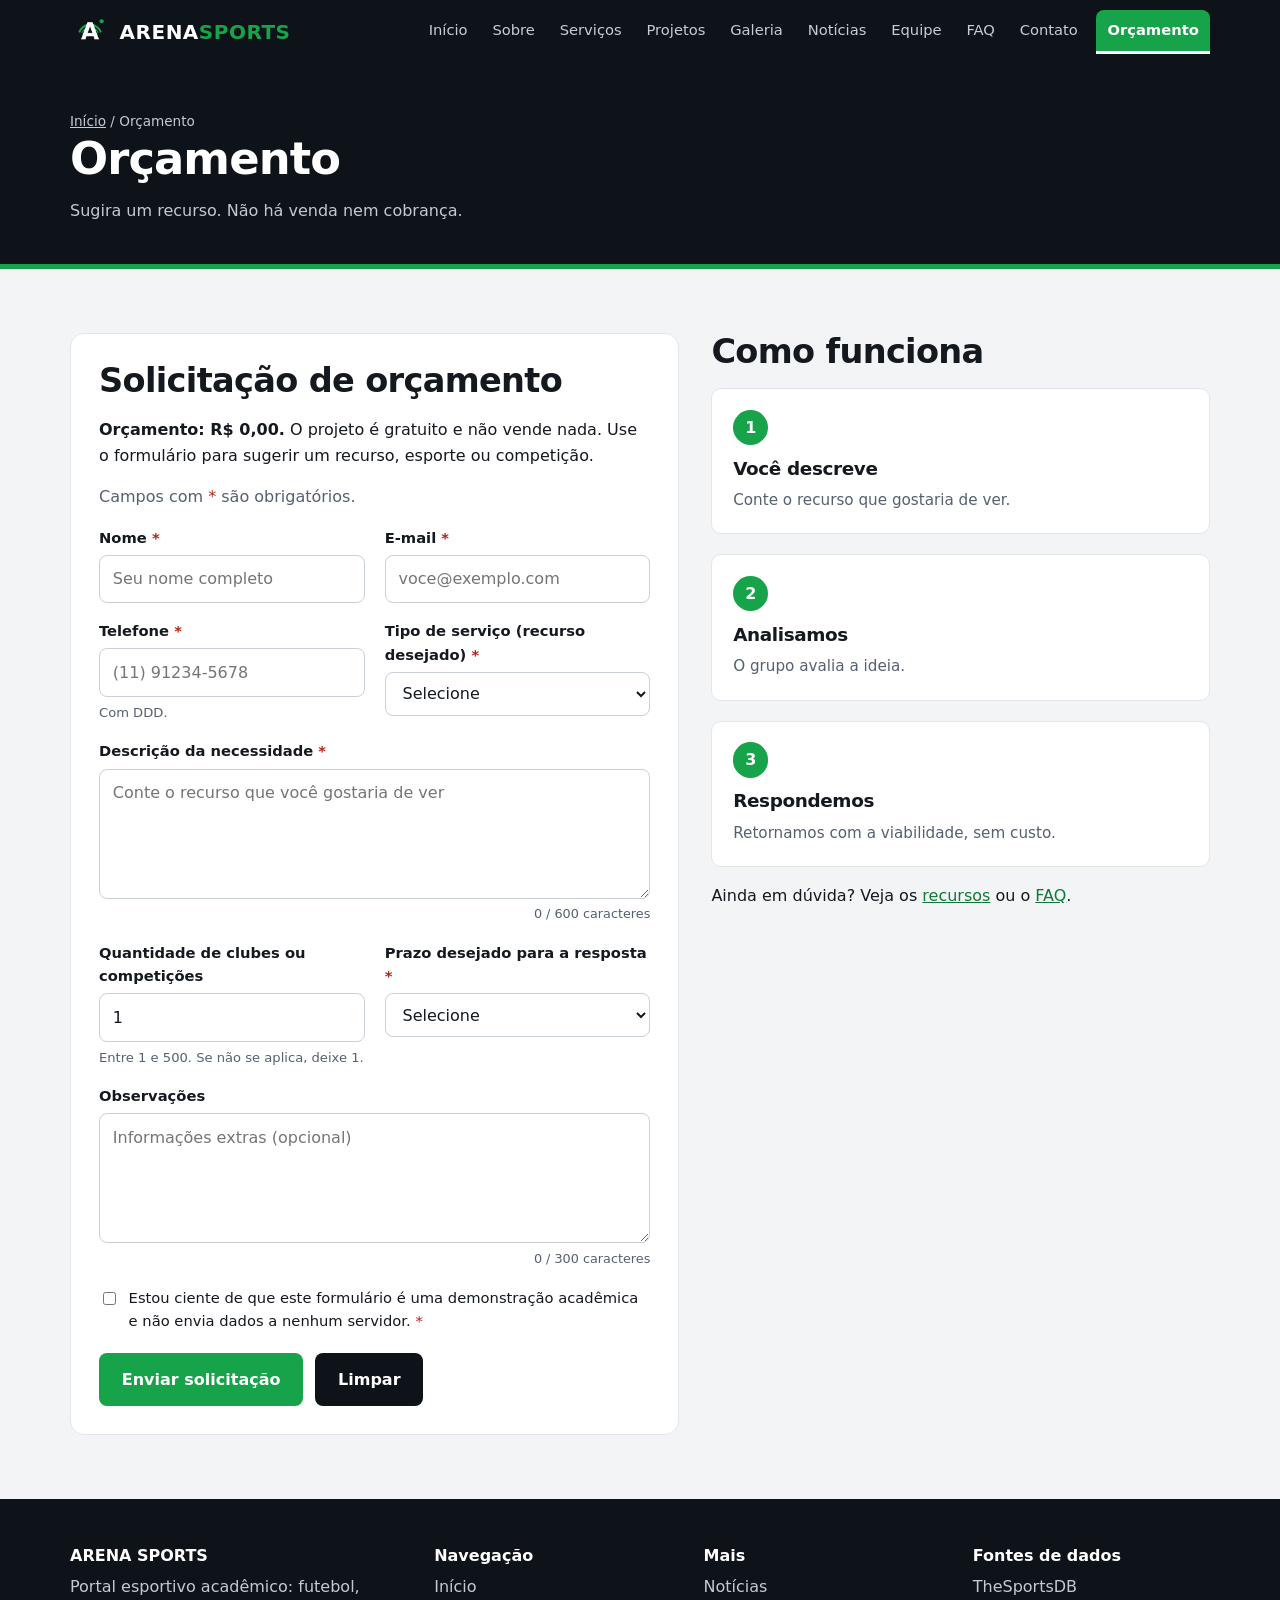
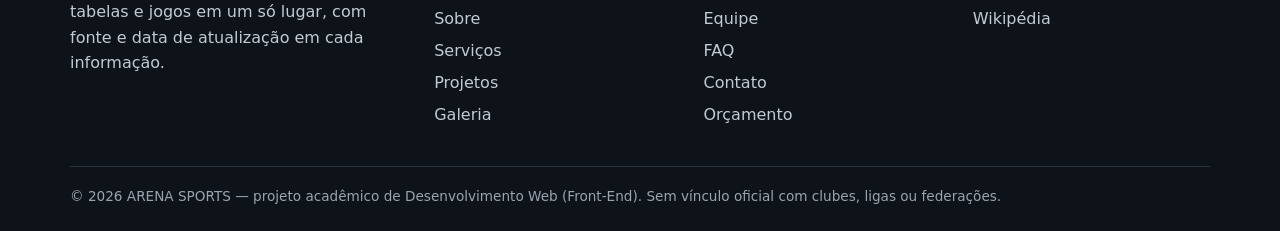
<file: orcamento.html>
<!DOCTYPE html>
<html lang="pt-BR">
<head>
  <meta charset="utf-8">
  <meta name="viewport" content="width=device-width, initial-scale=1">
  <title>Orçamento | ARENA SPORTS</title>
  <meta name="description" content="Sugira recursos para o ARENA SPORTS. Projeto gratuito, sem vendas.">
  <link rel="icon" type="image/png" href="img/favicon.png">
  <link rel="stylesheet" href="css/style.css">
</head>
<body>
  <a class="skip-link" href="#conteudo">Ir para o conteúdo</a>
  <header class="site-header">
    <div class="container header-bar">
      <a class="brand" href="index.html"><img src="img/logo.png" width="40" height="40" alt="Logotipo ARENA SPORTS"><span class="brand-text">ARENA<span>SPORTS</span></span></a>
      <button class="nav-toggle" type="button" aria-controls="menu-principal" aria-expanded="false" aria-label="Abrir menu">&#9776;</button>
      <nav class="nav" id="menu-principal" aria-label="Navegação principal">
        <ul>
          <li><a href="index.html">Início</a></li>
          <li><a href="sobre.html">Sobre</a></li>
          <li><a href="servicos.html">Serviços</a></li>
          <li><a href="projetos.html">Projetos</a></li>
          <li><a href="galeria.html">Galeria</a></li>
          <li><a href="noticias.html">Notícias</a></li>
          <li><a href="equipe.html">Equipe</a></li>
          <li><a href="faq.html">FAQ</a></li>
          <li><a href="contato.html">Contato</a></li>
          <li><a href="orcamento.html" class="nav-cta" aria-current="page">Orçamento</a></li>
        </ul>
      </nav>
    </div>
  </header>

  <main id="conteudo">
    <section class="page-hero">
      <div class="container">
        <p class="breadcrumb"><a href="index.html">Início</a> / Orçamento</p>
        <h1>Orçamento</h1>
        <p>Sugira um recurso. Não há venda nem cobrança.</p>
      </div>
    </section>
    <section class="section">
      <div class="container split" style="align-items:start">
        <div class="form-card">
          <h2>Solicitação de orçamento</h2>
          <p><strong>Orçamento: R$ 0,00.</strong> O projeto é gratuito e não vende nada. Use o formulário para sugerir um recurso, esporte ou competição.</p>
          <p class="muted">Campos com <span class="req">*</span> são obrigatórios.</p>
          <form data-form data-success="Solicitação validada! Como este é um projeto Front-End acadêmico, ele não foi enviado nem armazenado em servidor." autocomplete="on">
            <div class="form-grid">
              <div class="field">
                <label for="o-nome">Nome <span class="req">*</span></label>
                <input id="o-nome" name="nome" type="text" required minlength="3" maxlength="80" autocomplete="name" placeholder="Seu nome completo">
              </div>
              <div class="field">
                <label for="o-email">E-mail <span class="req">*</span></label>
                <input id="o-email" name="email" type="email" required maxlength="120" autocomplete="email" placeholder="voce@exemplo.com">
              </div>
              <div class="field">
                <label for="o-tel">Telefone <span class="req">*</span></label>
                <input id="o-tel" name="telefone" type="tel" required pattern="\(?\d{2}\)?\s?\d{4,5}-?\d{4}" title="Digite com DDD, por exemplo (11) 91234-5678" autocomplete="tel" placeholder="(11) 91234-5678">
                <span class="hint">Com DDD.</span>
              </div>
              <div class="field">
                <label for="o-servico">Tipo de serviço (recurso desejado) <span class="req">*</span></label>
                <select id="o-servico" name="servico" required>
                  <option value="">Selecione</option>
                  <option>Nova competição ou esporte</option>
                  <option>Perfil de clube</option>
                  <option>Classificações</option>
                  <option>Notificações</option>
                  <option>Idioma ou tema</option>
                  <option>Outro recurso</option>
                </select>
              </div>
              <div class="field field--full">
                <label for="o-desc">Descrição da necessidade <span class="req">*</span></label>
                <textarea id="o-desc" name="descricao" required minlength="20" maxlength="600" data-counter="o-cont1" placeholder="Conte o recurso que você gostaria de ver"></textarea>
                <span class="counter" id="o-cont1" aria-live="polite"></span>
              </div>
              <div class="field">
                <label for="o-qtd">Quantidade de clubes ou competições</label>
                <input id="o-qtd" name="quantidade" type="number" min="1" max="500" step="1" value="1" inputmode="numeric">
                <span class="hint">Entre 1 e 500. Se não se aplica, deixe 1.</span>
              </div>
              <div class="field">
                <label for="o-prazo">Prazo desejado para a resposta <span class="req">*</span></label>
                <select id="o-prazo" name="prazo" required>
                  <option value="">Selecione</option>
                  <option>Até 15 dias</option>
                  <option>Até 30 dias</option>
                  <option>Até 60 dias</option>
                  <option>Sem pressa</option>
                </select>
              </div>
              <div class="field field--full">
                <label for="o-obs">Observações</label>
                <textarea id="o-obs" name="observacoes" maxlength="300" data-counter="o-cont2" placeholder="Informações extras (opcional)"></textarea>
                <span class="counter" id="o-cont2" aria-live="polite"></span>
              </div>
              <div class="field field--full check">
                <input id="o-ok" name="ciente" type="checkbox" required>
                <label for="o-ok">Estou ciente de que este formulário é uma demonstração acadêmica e não envia dados a nenhum servidor. <span class="req">*</span></label>
              </div>
            </div>
            <div class="form-actions">
              <button class="btn btn--primary" type="submit">Enviar solicitação</button>
              <button class="btn btn--dark" type="reset">Limpar</button>
            </div>
            <p class="form-status" role="status" tabindex="-1" hidden></p>
          </form>
        </div>
        <aside>
          <h2>Como funciona</h2>
          <ol class="steps" style="grid-template-columns:1fr">
            <li><h3>Você descreve</h3><p>Conte o recurso que gostaria de ver.</p></li>
            <li><h3>Analisamos</h3><p>O grupo avalia a ideia.</p></li>
            <li><h3>Respondemos</h3><p>Retornamos com a viabilidade, sem custo.</p></li>
          </ol>
          <p>Ainda em dúvida? Veja os <a href="servicos.html">recursos</a> ou o <a href="faq.html">FAQ</a>.</p>
        </aside>
      </div>
    </section>
  </main>
  <footer class="site-footer">
    <div class="container">
      <div class="footer-grid">
        <div>
          <h2>ARENA SPORTS</h2>
          <p>Portal esportivo acadêmico: futebol, tabelas e jogos em um só lugar, com fonte e data de atualização em cada informação.</p>
        </div>
        <nav aria-label="Páginas do site">
          <h2>Navegação</h2>
          <ul>
            <li><a href="index.html">Início</a></li>
            <li><a href="sobre.html">Sobre</a></li>
            <li><a href="servicos.html">Serviços</a></li>
            <li><a href="projetos.html">Projetos</a></li>
            <li><a href="galeria.html">Galeria</a></li>
          </ul>
        </nav>
        <nav aria-label="Mais páginas">
          <h2>Mais</h2>
          <ul>
            <li><a href="noticias.html">Notícias</a></li>
            <li><a href="equipe.html">Equipe</a></li>
            <li><a href="faq.html">FAQ</a></li>
            <li><a href="contato.html">Contato</a></li>
            <li><a href="orcamento.html">Orçamento</a></li>
          </ul>
        </nav>
        <div>
          <h2>Fontes de dados</h2>
          <ul>
            <li><a href="https://www.thesportsdb.com" target="_blank" rel="noopener noreferrer">TheSportsDB</a></li>
            <li><a href="https://pt.wikipedia.org" target="_blank" rel="noopener noreferrer">Wikipédia</a></li>
          </ul>
        </div>
      </div>
      <div class="footer-bottom">
        <p>&copy; 2026 ARENA SPORTS &mdash; projeto acadêmico de Desenvolvimento Web (Front-End). Sem vínculo oficial com clubes, ligas ou federações.</p>
      </div>
    </div>
  </footer>
  <script src="js/script.js"></script>
</body>
</html>
</file>
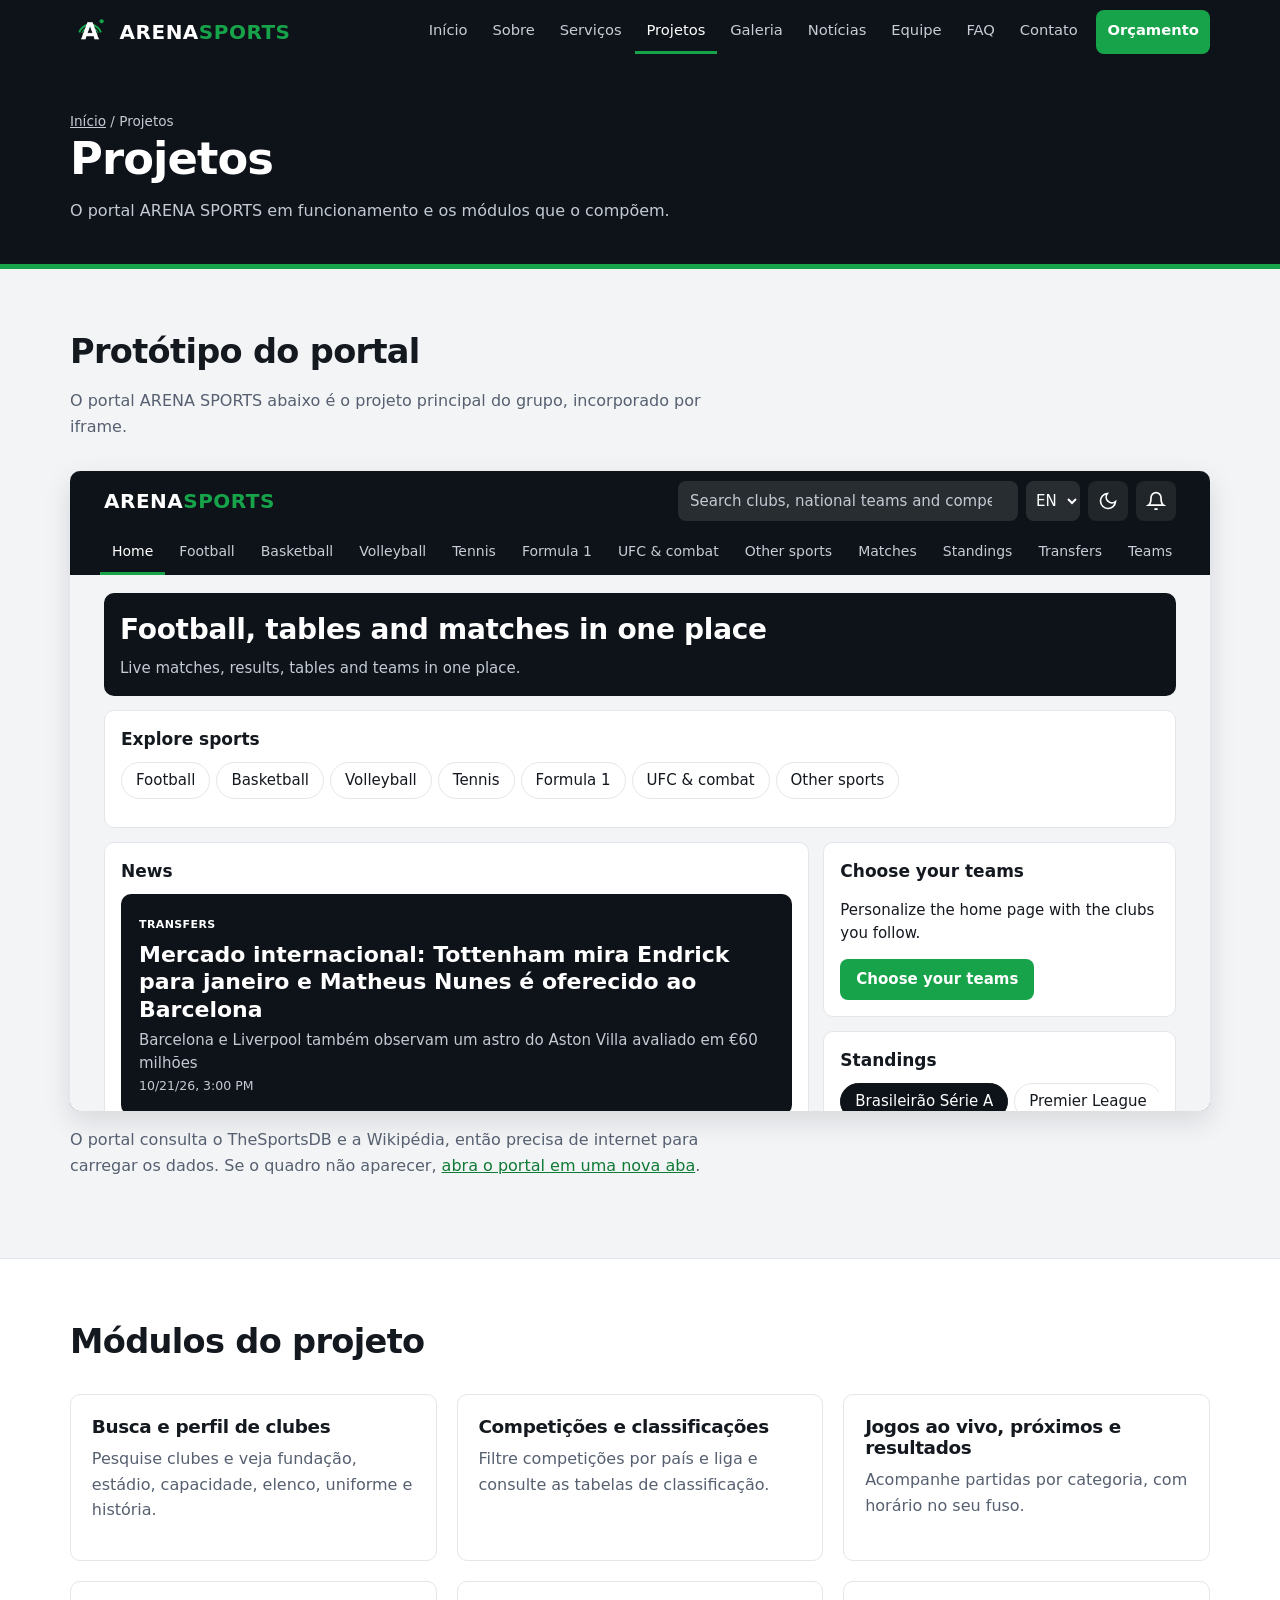
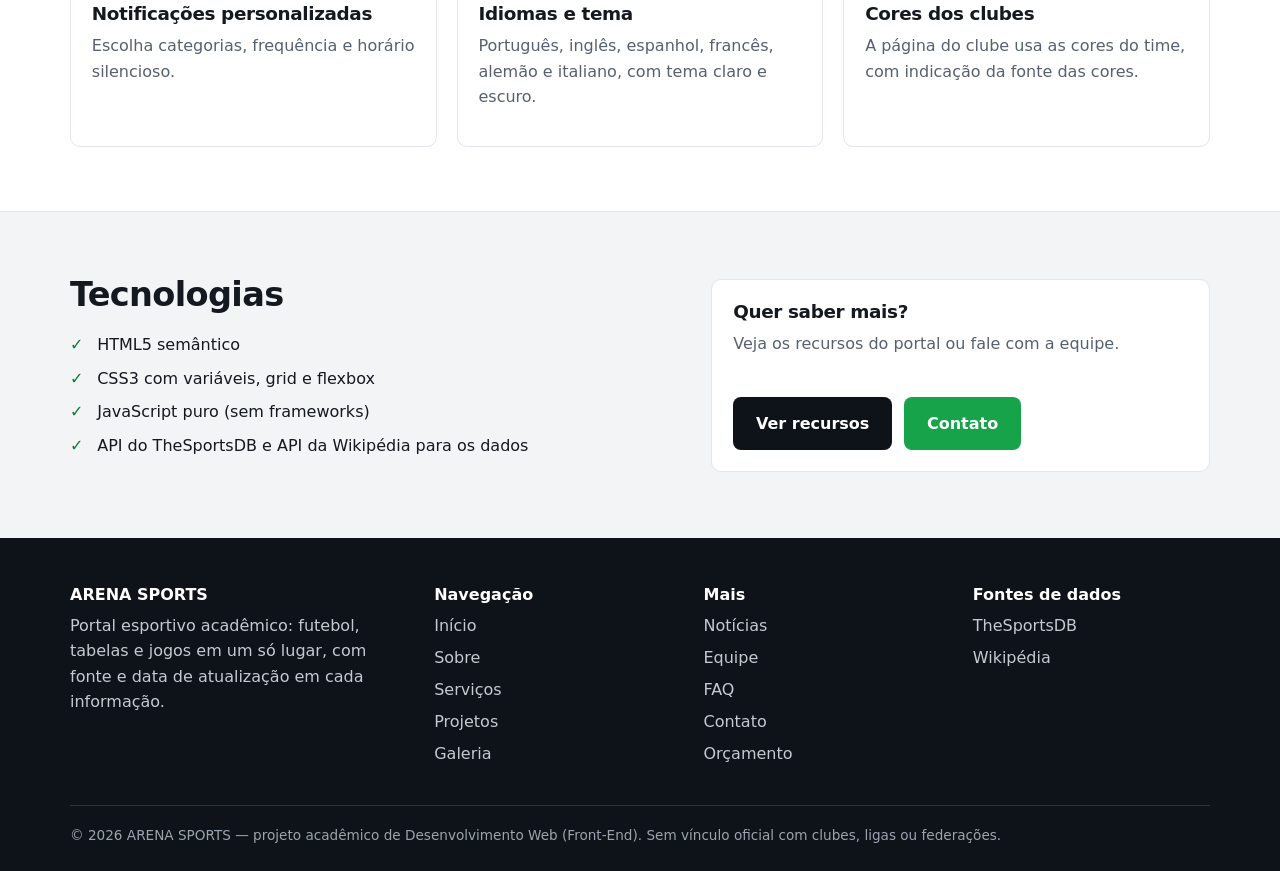
<file: projetos.html>
<!DOCTYPE html>
<html lang="pt-BR">
<head>
  <meta charset="utf-8">
  <meta name="viewport" content="width=device-width, initial-scale=1">
  <title>Projetos | ARENA SPORTS</title>
  <meta name="description" content="O portal ARENA SPORTS em funcionamento: busca de clubes, classificações, jogos e notificações.">
  <link rel="icon" type="image/png" href="img/favicon.png">
  <link rel="stylesheet" href="css/style.css">
</head>
<body>
  <a class="skip-link" href="#conteudo">Ir para o conteúdo</a>
  <header class="site-header">
    <div class="container header-bar">
      <a class="brand" href="index.html"><img src="img/logo.png" width="40" height="40" alt="Logotipo ARENA SPORTS"><span class="brand-text">ARENA<span>SPORTS</span></span></a>
      <button class="nav-toggle" type="button" aria-controls="menu-principal" aria-expanded="false" aria-label="Abrir menu">&#9776;</button>
      <nav class="nav" id="menu-principal" aria-label="Navegação principal">
        <ul>
          <li><a href="index.html">Início</a></li>
          <li><a href="sobre.html">Sobre</a></li>
          <li><a href="servicos.html">Serviços</a></li>
          <li><a href="projetos.html" aria-current="page">Projetos</a></li>
          <li><a href="galeria.html">Galeria</a></li>
          <li><a href="noticias.html">Notícias</a></li>
          <li><a href="equipe.html">Equipe</a></li>
          <li><a href="faq.html">FAQ</a></li>
          <li><a href="contato.html">Contato</a></li>
          <li><a href="orcamento.html" class="nav-cta">Orçamento</a></li>
        </ul>
      </nav>
    </div>
  </header>

  <main id="conteudo">
    <section class="page-hero">
      <div class="container">
        <p class="breadcrumb"><a href="index.html">Início</a> / Projetos</p>
        <h1>Projetos</h1>
        <p>O portal ARENA SPORTS em funcionamento e os módulos que o compõem.</p>
      </div>
    </section>
    <section class="section">
      <div class="container">
        <div class="section-head">
          <h2>Protótipo do portal</h2>
          <p>O portal ARENA SPORTS abaixo é o projeto principal do grupo, incorporado por iframe.</p>
        </div>
        <div class="media-frame">
          <iframe class="iframe-app" src="assets/outros/arena_sports_app.html" title="Portal ARENA SPORTS (protótipo interativo)" loading="lazy"></iframe>
        </div>
        <p class="muted" style="margin-top:1rem">O portal consulta o TheSportsDB e a Wikipédia, então precisa de internet para carregar os dados. Se o quadro não aparecer, <a href="assets/outros/arena_sports_app.html" target="_blank" rel="noopener noreferrer">abra o portal em uma nova aba</a>.</p>
      </div>
    </section>

    <section class="section section--alt">
      <div class="container">
        <div class="section-head"><h2>Módulos do projeto</h2></div>
        <div class="grid grid--3">
          <article class="card card--plain"><h3>Busca e perfil de clubes</h3><p class="muted">Pesquise clubes e veja fundação, estádio, capacidade, elenco, uniforme e história.</p></article>
          <article class="card card--plain"><h3>Competições e classificações</h3><p class="muted">Filtre competições por país e liga e consulte as tabelas de classificação.</p></article>
          <article class="card card--plain"><h3>Jogos ao vivo, próximos e resultados</h3><p class="muted">Acompanhe partidas por categoria, com horário no seu fuso.</p></article>
          <article class="card card--plain"><h3>Notificações personalizadas</h3><p class="muted">Escolha categorias, frequência e horário silencioso.</p></article>
          <article class="card card--plain"><h3>Idiomas e tema</h3><p class="muted">Português, inglês, espanhol, francês, alemão e italiano, com tema claro e escuro.</p></article>
          <article class="card card--plain"><h3>Cores dos clubes</h3><p class="muted">A página do clube usa as cores do time, com indicação da fonte das cores.</p></article>
        </div>
      </div>
    </section>

    <section class="section">
      <div class="container split">
        <div>
          <h2>Tecnologias</h2>
          <ul class="checklist">
            <li>HTML5 semântico</li>
            <li>CSS3 com variáveis, grid e flexbox</li>
            <li>JavaScript puro (sem frameworks)</li>
            <li>API do TheSportsDB e API da Wikipédia para os dados</li>
          </ul>
        </div>
        <div class="card card--plain">
          <h3>Quer saber mais?</h3>
          <p class="muted">Veja os recursos do portal ou fale com a equipe.</p>
          <div class="btn-row"><a class="btn btn--dark" href="servicos.html">Ver recursos</a><a class="btn btn--primary" href="contato.html">Contato</a></div>
        </div>
      </div>
    </section>
  </main>
  <footer class="site-footer">
    <div class="container">
      <div class="footer-grid">
        <div>
          <h2>ARENA SPORTS</h2>
          <p>Portal esportivo acadêmico: futebol, tabelas e jogos em um só lugar, com fonte e data de atualização em cada informação.</p>
        </div>
        <nav aria-label="Páginas do site">
          <h2>Navegação</h2>
          <ul>
            <li><a href="index.html">Início</a></li>
            <li><a href="sobre.html">Sobre</a></li>
            <li><a href="servicos.html">Serviços</a></li>
            <li><a href="projetos.html">Projetos</a></li>
            <li><a href="galeria.html">Galeria</a></li>
          </ul>
        </nav>
        <nav aria-label="Mais páginas">
          <h2>Mais</h2>
          <ul>
            <li><a href="noticias.html">Notícias</a></li>
            <li><a href="equipe.html">Equipe</a></li>
            <li><a href="faq.html">FAQ</a></li>
            <li><a href="contato.html">Contato</a></li>
            <li><a href="orcamento.html">Orçamento</a></li>
          </ul>
        </nav>
        <div>
          <h2>Fontes de dados</h2>
          <ul>
            <li><a href="https://www.thesportsdb.com" target="_blank" rel="noopener noreferrer">TheSportsDB</a></li>
            <li><a href="https://pt.wikipedia.org" target="_blank" rel="noopener noreferrer">Wikipédia</a></li>
          </ul>
        </div>
      </div>
      <div class="footer-bottom">
        <p>&copy; 2026 ARENA SPORTS &mdash; projeto acadêmico de Desenvolvimento Web (Front-End). Sem vínculo oficial com clubes, ligas ou federações.</p>
      </div>
    </div>
  </footer>
  <script src="js/script.js"></script>
</body>
</html>
</file>
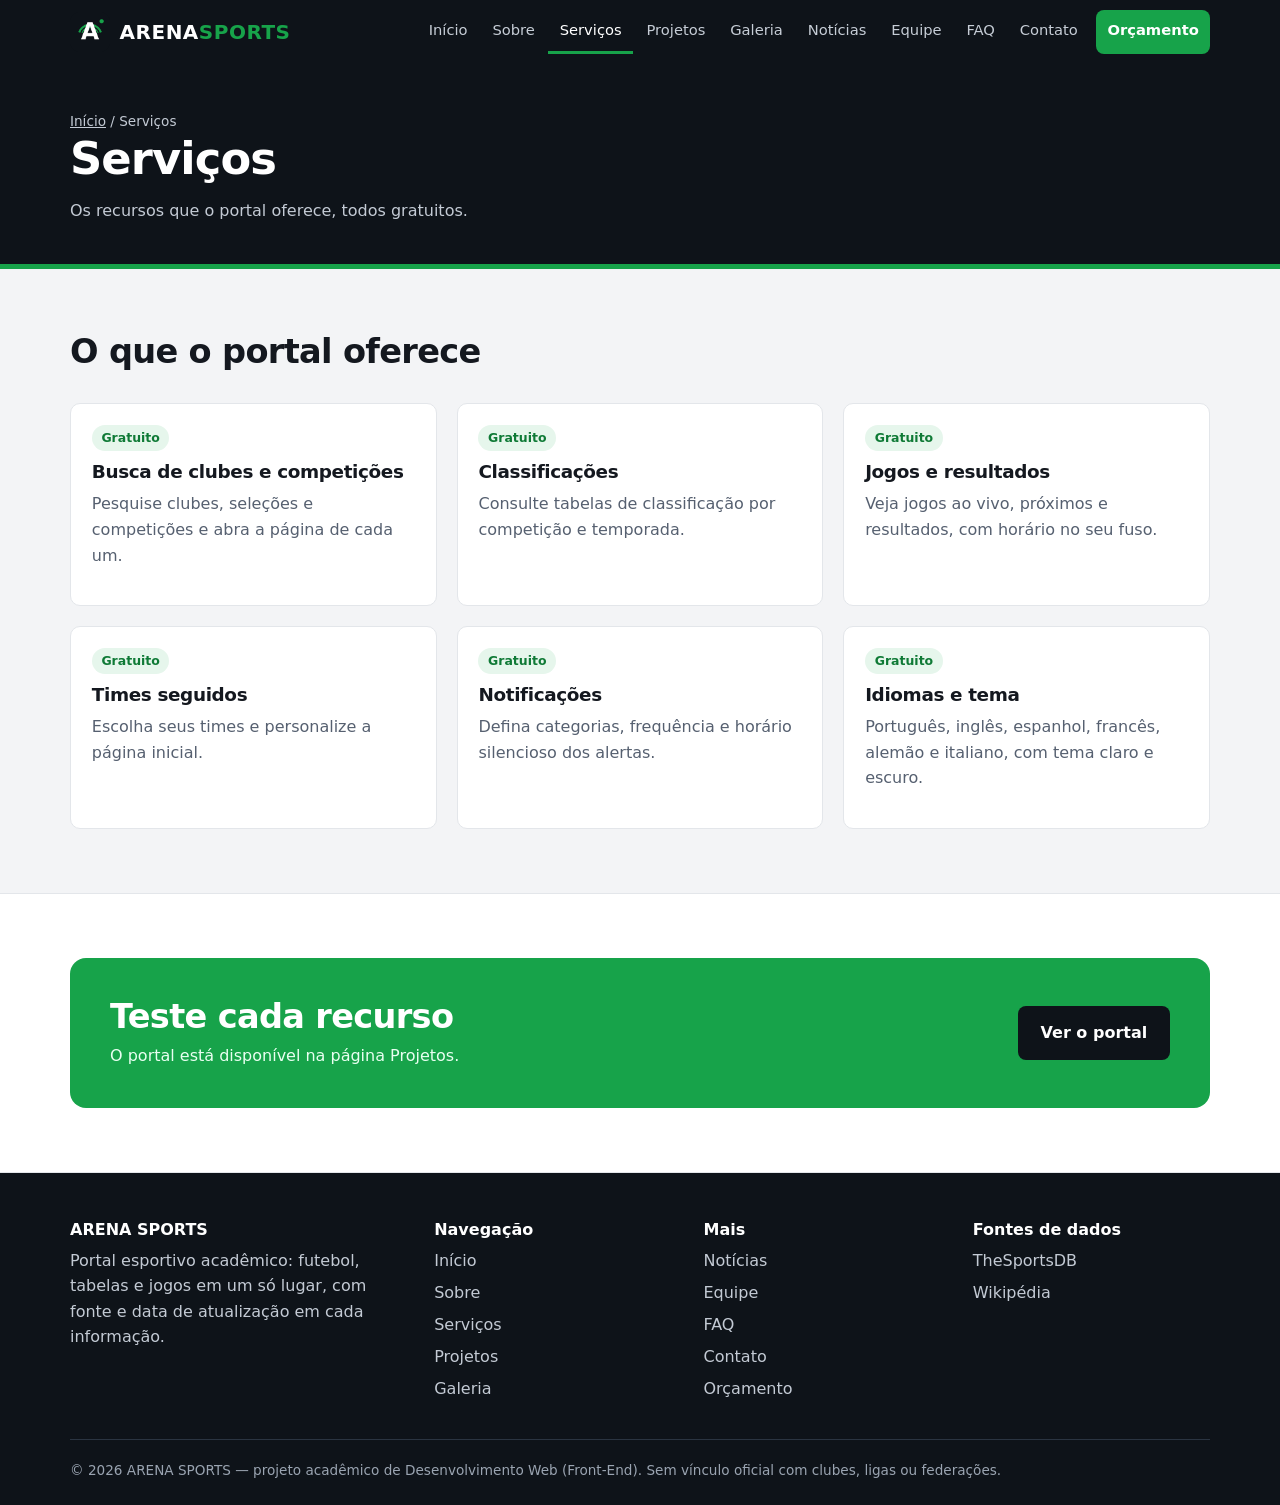
<file: servicos.html>
<!DOCTYPE html>
<html lang="pt-BR">
<head>
  <meta charset="utf-8">
  <meta name="viewport" content="width=device-width, initial-scale=1">
  <title>Serviços | ARENA SPORTS</title>
  <meta name="description" content="Recursos gratuitos do ARENA SPORTS: busca de clubes, classificações, jogos, notificações e mais.">
  <link rel="icon" type="image/png" href="img/favicon.png">
  <link rel="stylesheet" href="css/style.css">
</head>
<body>
  <a class="skip-link" href="#conteudo">Ir para o conteúdo</a>
  <header class="site-header">
    <div class="container header-bar">
      <a class="brand" href="index.html"><img src="img/logo.png" width="40" height="40" alt="Logotipo ARENA SPORTS"><span class="brand-text">ARENA<span>SPORTS</span></span></a>
      <button class="nav-toggle" type="button" aria-controls="menu-principal" aria-expanded="false" aria-label="Abrir menu">&#9776;</button>
      <nav class="nav" id="menu-principal" aria-label="Navegação principal">
        <ul>
          <li><a href="index.html">Início</a></li>
          <li><a href="sobre.html">Sobre</a></li>
          <li><a href="servicos.html" aria-current="page">Serviços</a></li>
          <li><a href="projetos.html">Projetos</a></li>
          <li><a href="galeria.html">Galeria</a></li>
          <li><a href="noticias.html">Notícias</a></li>
          <li><a href="equipe.html">Equipe</a></li>
          <li><a href="faq.html">FAQ</a></li>
          <li><a href="contato.html">Contato</a></li>
          <li><a href="orcamento.html" class="nav-cta">Orçamento</a></li>
        </ul>
      </nav>
    </div>
  </header>

  <main id="conteudo">
    <section class="page-hero">
      <div class="container">
        <p class="breadcrumb"><a href="index.html">Início</a> / Serviços</p>
        <h1>Serviços</h1>
        <p>Os recursos que o portal oferece, todos gratuitos.</p>
      </div>
    </section>
    <section class="section">
      <div class="container">
        <div class="section-head"><h2>O que o portal oferece</h2></div>
        <div class="grid grid--3">
          <article class="card card--plain"><span class="tag">Gratuito</span><h3>Busca de clubes e competições</h3><p class="muted">Pesquise clubes, seleções e competições e abra a página de cada um.</p></article>
          <article class="card card--plain"><span class="tag">Gratuito</span><h3>Classificações</h3><p class="muted">Consulte tabelas de classificação por competição e temporada.</p></article>
          <article class="card card--plain"><span class="tag">Gratuito</span><h3>Jogos e resultados</h3><p class="muted">Veja jogos ao vivo, próximos e resultados, com horário no seu fuso.</p></article>
          <article class="card card--plain"><span class="tag">Gratuito</span><h3>Times seguidos</h3><p class="muted">Escolha seus times e personalize a página inicial.</p></article>
          <article class="card card--plain"><span class="tag">Gratuito</span><h3>Notificações</h3><p class="muted">Defina categorias, frequência e horário silencioso dos alertas.</p></article>
          <article class="card card--plain"><span class="tag">Gratuito</span><h3>Idiomas e tema</h3><p class="muted">Português, inglês, espanhol, francês, alemão e italiano, com tema claro e escuro.</p></article>
        </div>
      </div>
    </section>
    <section class="section section--alt">
      <div class="container">
        <div class="cta-band">
          <div><h2>Teste cada recurso</h2><p>O portal está disponível na página Projetos.</p></div>
          <a class="btn btn--dark" href="projetos.html">Ver o portal</a>
        </div>
      </div>
    </section>
  </main>
  <footer class="site-footer">
    <div class="container">
      <div class="footer-grid">
        <div>
          <h2>ARENA SPORTS</h2>
          <p>Portal esportivo acadêmico: futebol, tabelas e jogos em um só lugar, com fonte e data de atualização em cada informação.</p>
        </div>
        <nav aria-label="Páginas do site">
          <h2>Navegação</h2>
          <ul>
            <li><a href="index.html">Início</a></li>
            <li><a href="sobre.html">Sobre</a></li>
            <li><a href="servicos.html">Serviços</a></li>
            <li><a href="projetos.html">Projetos</a></li>
            <li><a href="galeria.html">Galeria</a></li>
          </ul>
        </nav>
        <nav aria-label="Mais páginas">
          <h2>Mais</h2>
          <ul>
            <li><a href="noticias.html">Notícias</a></li>
            <li><a href="equipe.html">Equipe</a></li>
            <li><a href="faq.html">FAQ</a></li>
            <li><a href="contato.html">Contato</a></li>
            <li><a href="orcamento.html">Orçamento</a></li>
          </ul>
        </nav>
        <div>
          <h2>Fontes de dados</h2>
          <ul>
            <li><a href="https://www.thesportsdb.com" target="_blank" rel="noopener noreferrer">TheSportsDB</a></li>
            <li><a href="https://pt.wikipedia.org" target="_blank" rel="noopener noreferrer">Wikipédia</a></li>
          </ul>
        </div>
      </div>
      <div class="footer-bottom">
        <p>&copy; 2026 ARENA SPORTS &mdash; projeto acadêmico de Desenvolvimento Web (Front-End). Sem vínculo oficial com clubes, ligas ou federações.</p>
      </div>
    </div>
  </footer>
  <script src="js/script.js"></script>
</body>
</html>
</file>
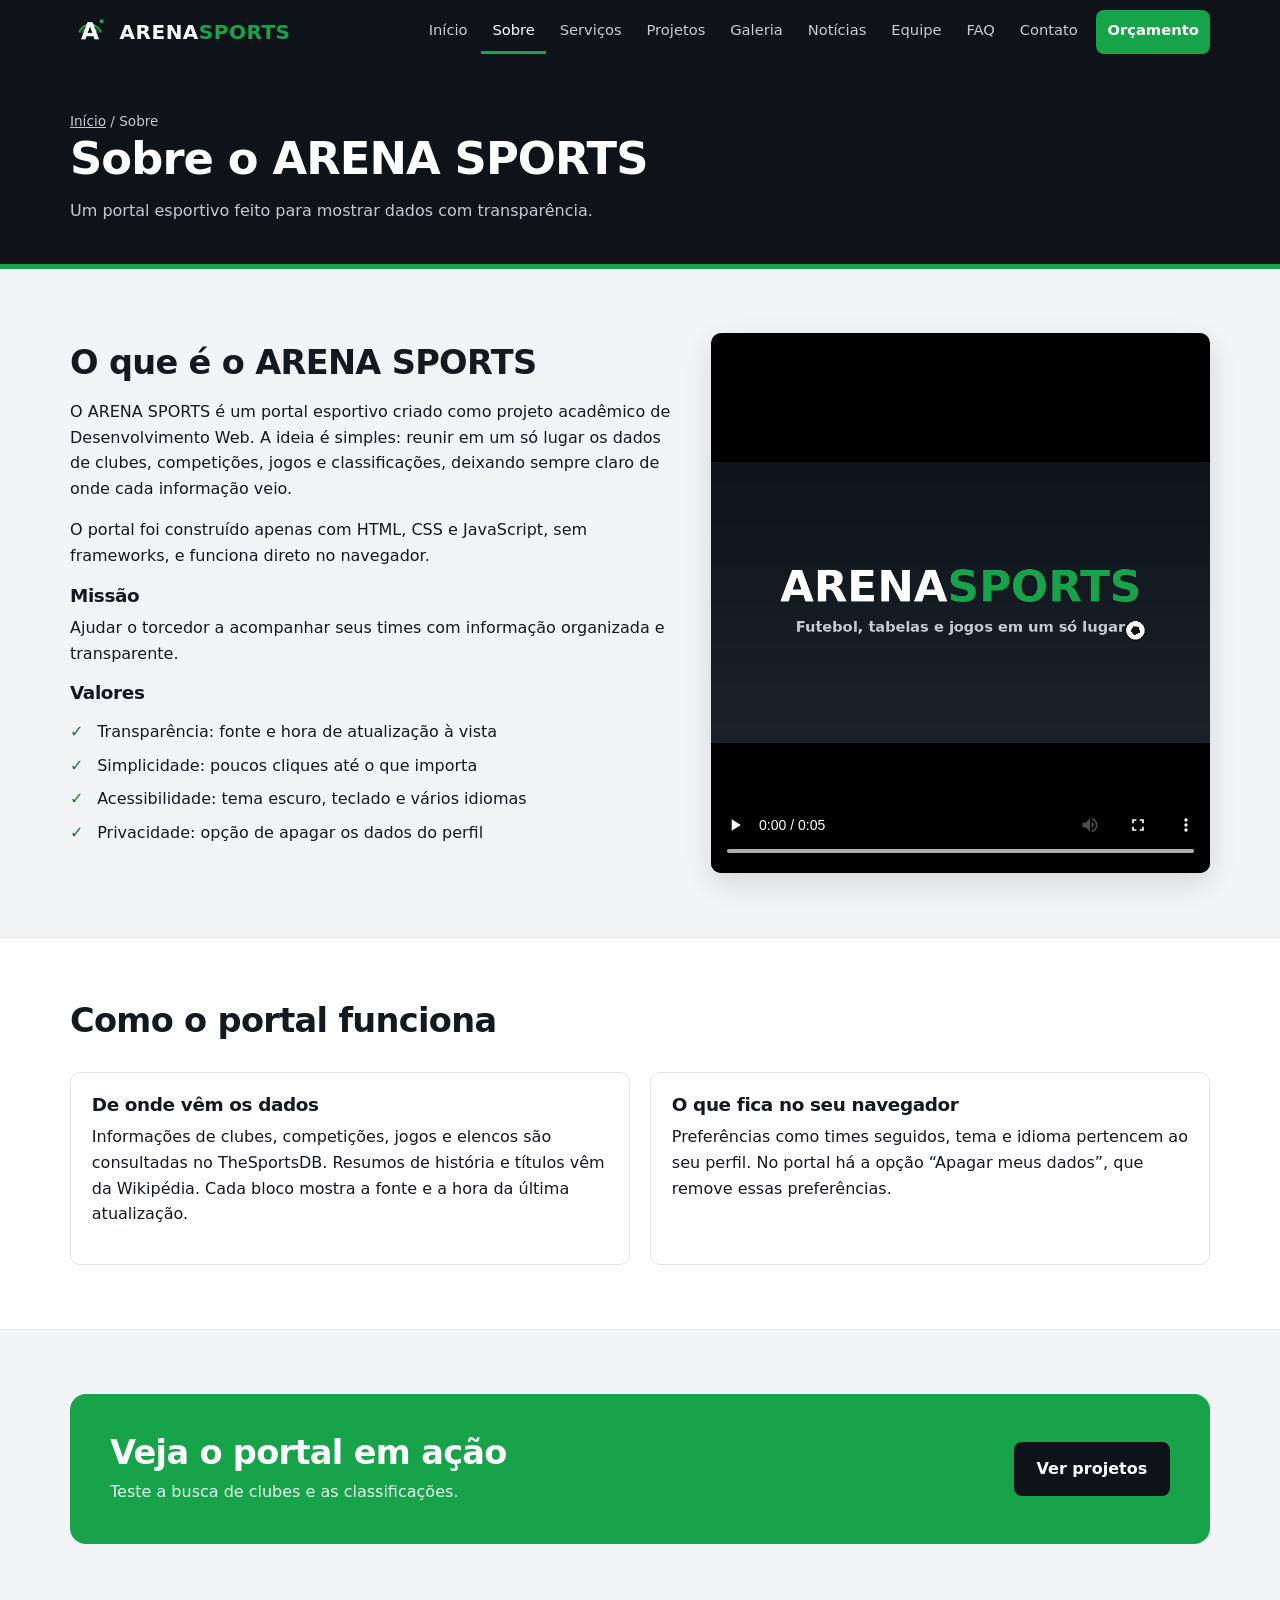
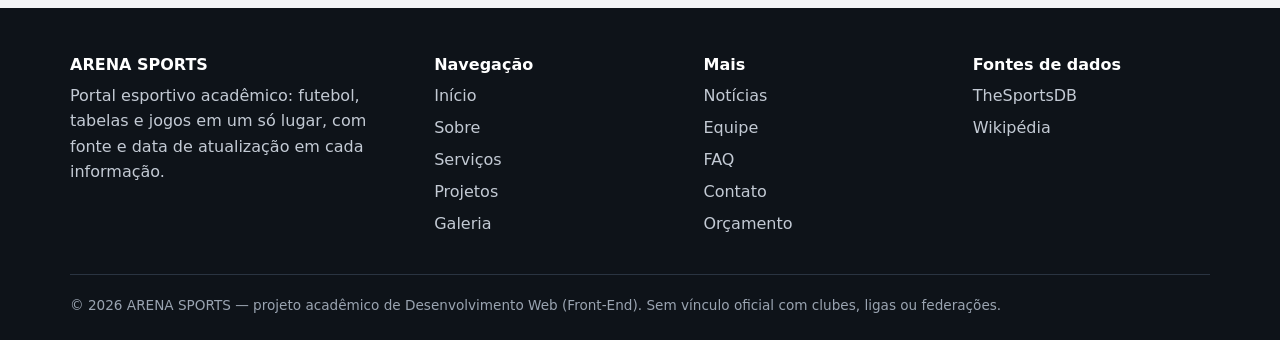
<file: sobre.html>
<!DOCTYPE html>
<html lang="pt-BR">
<head>
  <meta charset="utf-8">
  <meta name="viewport" content="width=device-width, initial-scale=1">
  <title>Sobre | ARENA SPORTS</title>
  <meta name="description" content="Conheça o ARENA SPORTS, portal esportivo acadêmico feito com HTML, CSS e JavaScript.">
  <link rel="icon" type="image/png" href="img/favicon.png">
  <link rel="stylesheet" href="css/style.css">
</head>
<body>
  <a class="skip-link" href="#conteudo">Ir para o conteúdo</a>
  <header class="site-header">
    <div class="container header-bar">
      <a class="brand" href="index.html"><img src="img/logo.png" width="40" height="40" alt="Logotipo ARENA SPORTS"><span class="brand-text">ARENA<span>SPORTS</span></span></a>
      <button class="nav-toggle" type="button" aria-controls="menu-principal" aria-expanded="false" aria-label="Abrir menu">&#9776;</button>
      <nav class="nav" id="menu-principal" aria-label="Navegação principal">
        <ul>
          <li><a href="index.html">Início</a></li>
          <li><a href="sobre.html" aria-current="page">Sobre</a></li>
          <li><a href="servicos.html">Serviços</a></li>
          <li><a href="projetos.html">Projetos</a></li>
          <li><a href="galeria.html">Galeria</a></li>
          <li><a href="noticias.html">Notícias</a></li>
          <li><a href="equipe.html">Equipe</a></li>
          <li><a href="faq.html">FAQ</a></li>
          <li><a href="contato.html">Contato</a></li>
          <li><a href="orcamento.html" class="nav-cta">Orçamento</a></li>
        </ul>
      </nav>
    </div>
  </header>

  <main id="conteudo">
    <section class="page-hero">
      <div class="container">
        <p class="breadcrumb"><a href="index.html">Início</a> / Sobre</p>
        <h1>Sobre o ARENA SPORTS</h1>
        <p>Um portal esportivo feito para mostrar dados com transparência.</p>
      </div>
    </section>
    <section class="section">
      <div class="container split">
        <div>
          <h2>O que é o ARENA SPORTS</h2>
          <p>O ARENA SPORTS é um portal esportivo criado como projeto acadêmico de Desenvolvimento Web. A ideia é simples: reunir em um só lugar os dados de clubes, competições, jogos e classificações, deixando sempre claro de onde cada informação veio.</p>
          <p>O portal foi construído apenas com HTML, CSS e JavaScript, sem frameworks, e funciona direto no navegador.</p>
          <h3>Missão</h3>
          <p>Ajudar o torcedor a acompanhar seus times com informação organizada e transparente.</p>
          <h3>Valores</h3>
          <ul class="checklist">
            <li>Transparência: fonte e hora de atualização à vista</li>
            <li>Simplicidade: poucos cliques até o que importa</li>
            <li>Acessibilidade: tema escuro, teclado e vários idiomas</li>
            <li>Privacidade: opção de apagar os dados do perfil</li>
          </ul>
        </div>
        <div class="media-frame">
          <video controls preload="metadata" poster="img/video-poster.png" width="960" height="540">
            <source src="assets/video/vinheta.mp4" type="video/mp4">
            <source src="assets/video/vinheta.webm" type="video/webm">
            Seu navegador não reproduz vídeo HTML5.
          </video>
        </div>
      </div>
    </section>

    <section class="section section--alt">
      <div class="container">
        <div class="section-head"><h2>Como o portal funciona</h2></div>
        <div class="grid grid--2">
          <article class="card card--plain"><h3>De onde vêm os dados</h3><p>Informações de clubes, competições, jogos e elencos são consultadas no TheSportsDB. Resumos de história e títulos vêm da Wikipédia. Cada bloco mostra a fonte e a hora da última atualização.</p></article>
          <article class="card card--plain"><h3>O que fica no seu navegador</h3><p>Preferências como times seguidos, tema e idioma pertencem ao seu perfil. No portal há a opção &ldquo;Apagar meus dados&rdquo;, que remove essas preferências.</p></article>
        </div>
      </div>
    </section>

    <section class="section">
      <div class="container">
        <div class="cta-band">
          <div><h2>Veja o portal em ação</h2><p>Teste a busca de clubes e as classificações.</p></div>
          <a class="btn btn--dark" href="projetos.html">Ver projetos</a>
        </div>
      </div>
    </section>
  </main>
  <footer class="site-footer">
    <div class="container">
      <div class="footer-grid">
        <div>
          <h2>ARENA SPORTS</h2>
          <p>Portal esportivo acadêmico: futebol, tabelas e jogos em um só lugar, com fonte e data de atualização em cada informação.</p>
        </div>
        <nav aria-label="Páginas do site">
          <h2>Navegação</h2>
          <ul>
            <li><a href="index.html">Início</a></li>
            <li><a href="sobre.html">Sobre</a></li>
            <li><a href="servicos.html">Serviços</a></li>
            <li><a href="projetos.html">Projetos</a></li>
            <li><a href="galeria.html">Galeria</a></li>
          </ul>
        </nav>
        <nav aria-label="Mais páginas">
          <h2>Mais</h2>
          <ul>
            <li><a href="noticias.html">Notícias</a></li>
            <li><a href="equipe.html">Equipe</a></li>
            <li><a href="faq.html">FAQ</a></li>
            <li><a href="contato.html">Contato</a></li>
            <li><a href="orcamento.html">Orçamento</a></li>
          </ul>
        </nav>
        <div>
          <h2>Fontes de dados</h2>
          <ul>
            <li><a href="https://www.thesportsdb.com" target="_blank" rel="noopener noreferrer">TheSportsDB</a></li>
            <li><a href="https://pt.wikipedia.org" target="_blank" rel="noopener noreferrer">Wikipédia</a></li>
          </ul>
        </div>
      </div>
      <div class="footer-bottom">
        <p>&copy; 2026 ARENA SPORTS &mdash; projeto acadêmico de Desenvolvimento Web (Front-End). Sem vínculo oficial com clubes, ligas ou federações.</p>
      </div>
    </div>
  </footer>
  <script src="js/script.js"></script>
</body>
</html>
</file>
<file: css/style.css>
/* ==========================================================================
   ARENA SPORTS — folha de estilos única (reutilizada por todas as páginas)
   Sumário: 1 Tokens · 2 Base · 3 Layout · 4 Cabeçalho · 5 Botões · 6 Hero
            7 Seções e cards · 8 Tabelas · 9 Galeria · 10 Formulários
            11 FAQ · 12 Rodapé · 13 Responsivo · 14 Acessibilidade
   ========================================================================== */

/* 1. Tokens ---------------------------------------------------------------- */
:root {
  --night: #0e1319;
  --night-2: #18202a;
  --turf: #17a34a;
  --turf-deep: #0f7a36;      /* verde com contraste suficiente para texto sobre fundo claro */
  --amber: #f5b82e;
  --chalk: #f3f4f6;
  --paper: #ffffff;
  --ink: #14181f;
  --mute: #566070;
  --line: #e3e6ea;
  --danger: #b42318;
  --radius: 10px;
  --shadow: 0 10px 28px rgba(14, 19, 25, .12);
  --font: "Segoe UI", system-ui, -apple-system, "Helvetica Neue", Arial, sans-serif;
  --maxw: 1140px;
}

/* 2. Base ------------------------------------------------------------------ */
*, *::before, *::after { box-sizing: border-box; }
html { scroll-behavior: smooth; }
body {
  margin: 0;
  background: var(--chalk);
  color: var(--ink);
  font: 16px/1.6 var(--font);
}
img, video, iframe { max-width: 100%; }
img { display: block; height: auto; }
a { color: var(--turf-deep); }
a:hover { color: var(--night); }
h1, h2, h3 { line-height: 1.15; letter-spacing: -.02em; margin: 0 0 .5em; }
h1 { font-size: clamp(2rem, 5vw, 3.4rem); font-weight: 800; }
h2 { font-size: clamp(1.5rem, 3vw, 2.1rem); font-weight: 800; }
h3 { font-size: 1.15rem; font-weight: 700; }
p { margin: 0 0 1em; max-width: 68ch; }
ul, ol { padding-left: 1.2em; }
.muted { color: var(--mute); }

/* 3. Layout ---------------------------------------------------------------- */
.container { width: min(100% - 2rem, var(--maxw)); margin-inline: auto; }
.section { padding: 4rem 0; }
.section--alt { background: var(--paper); border-block: 1px solid var(--line); }
.section--dark { background: var(--night); color: #fff; }
.section--dark p { color: #c3cad4; }
.section-head { margin-bottom: 2rem; }
.section-head p { color: var(--mute); }
.grid { display: grid; gap: 1.25rem; }
.grid--2 { grid-template-columns: repeat(2, 1fr); }
.grid--3 { grid-template-columns: repeat(3, 1fr); }
.grid--4 { grid-template-columns: repeat(4, 1fr); }
.split { display: grid; gap: 2rem; grid-template-columns: 1.1fr .9fr; align-items: center; }

/* 4. Cabeçalho e navegação ------------------------------------------------- */
.site-header { background: var(--night); position: sticky; top: 0; z-index: 50; }
.header-bar { display: flex; align-items: center; justify-content: space-between; gap: 1rem; padding: .6rem 0; }
.brand { display: flex; align-items: center; gap: .6rem; color: #fff; text-decoration: none; font-weight: 800; font-size: 1.25rem; letter-spacing: .5px; }
.brand:hover { color: #fff; }
.brand img { width: 40px; height: 40px; border-radius: 10px; }
.brand-text span { color: var(--turf); }
.nav-toggle { display: none; background: #ffffff1a; color: #fff; border: 0; border-radius: 8px; width: 44px; height: 44px; font-size: 1.4rem; cursor: pointer; }
.nav ul { list-style: none; margin: 0; padding: 0; display: flex; flex-wrap: wrap; gap: .15rem; justify-content: flex-end; }
.nav a { display: block; color: #c6cdd6; text-decoration: none; padding: .55rem .7rem; border-radius: 8px; font-size: .92rem; border-bottom: 3px solid transparent; transition: background .15s, color .15s; }
.nav a:hover { background: #ffffff14; color: #fff; }
.nav a[aria-current="page"] { color: #fff; border-bottom-color: var(--turf); border-radius: 8px 8px 0 0; }
.nav a.nav-cta { background: var(--turf); color: #fff; font-weight: 700; margin-left: .3rem; }
.nav a.nav-cta:hover { background: var(--turf-deep); }
.nav a.nav-cta[aria-current="page"] { border-bottom-color: #fff; }

/* 5. Botões ---------------------------------------------------------------- */
.btn { display: inline-block; border: 2px solid transparent; border-radius: 8px; padding: .75rem 1.3rem; font: inherit; font-weight: 700; text-decoration: none; cursor: pointer; transition: transform .15s, background .15s, color .15s, border-color .15s; }
.btn:hover { transform: translateY(-2px); }
.btn--primary { background: var(--turf); color: #fff; }
.btn--primary:hover { background: var(--turf-deep); color: #fff; }
.btn--outline { border-color: #ffffff66; color: #fff; }
.btn--outline:hover { background: #fff; color: var(--night); }
.btn--dark { background: var(--night); color: #fff; }
.btn--dark:hover { background: var(--night-2); color: #fff; }
.btn-row { display: flex; flex-wrap: wrap; gap: .75rem; margin-top: 1.5rem; }

/* 6. Hero e cabeçalho de página ------------------------------------------- */
.hero { background: var(--night) ; color: #fff; position: relative; isolation: isolate; }
.hero::before { content: ""; position: absolute; inset: 0; background: linear-gradient(100deg, var(--night) 35%, rgba(14, 19, 25, .72)); z-index: -1; }
.hero .split { padding: 5rem 0; }
.hero p { color: #c3cad4; font-size: 1.1rem; }
.hero h1 em { font-style: normal; color: var(--turf); }
.page-hero { background: var(--night); color: #fff; padding: 3rem 0 2.5rem; border-bottom: 5px solid var(--turf); }
.page-hero h1 { font-size: clamp(1.9rem, 4vw, 2.8rem); margin-bottom: .3em; }
.page-hero p { color: #c3cad4; margin: 0; }
.breadcrumb { font-size: .85rem; color: #9aa4b1; margin-bottom: .75rem; }
.breadcrumb a { color: #c3cad4; }

/* placar ilustrativo da home */
.scoreboard { background: var(--night-2); border: 1px solid #2a3441; border-radius: 14px; padding: 1.25rem; box-shadow: var(--shadow); }
.scoreboard header { display: flex; justify-content: space-between; font-size: .85rem; color: #9aa4b1; margin-bottom: 1rem; }
.score-row { display: grid; grid-template-columns: 1fr auto 1fr; align-items: center; gap: 1rem; text-align: center; padding: .5rem 0; }
.score-row strong { font-size: 1.05rem; }
.score-num { font-size: 2.6rem; font-weight: 800; letter-spacing: .1em; color: #fff; }
.score-list { list-style: none; padding: 0; margin: 1rem 0 0; border-top: 1px solid #2a3441; }
.score-list li { display: flex; justify-content: space-between; padding: .55rem 0; border-bottom: 1px solid #2a3441; color: #c3cad4; font-size: .95rem; }
.score-list b { color: #fff; }
.scoreboard small { display: block; margin-top: .75rem; color: #9aa4b1; }

/* 7. Seções e cards -------------------------------------------------------- */
.card { background: var(--paper); border: 1px solid var(--line); border-radius: var(--radius); overflow: hidden; display: flex; flex-direction: column; transition: transform .2s, box-shadow .2s, border-color .2s; }
.card:hover { transform: translateY(-4px); box-shadow: var(--shadow); border-color: var(--turf); }
.card-media { aspect-ratio: 16 / 10; width: 100%; object-fit: cover; background: var(--night); }
.card-body { padding: 1.1rem 1.2rem 1.3rem; display: flex; flex-direction: column; flex: 1; }
.card-body p { color: var(--mute); font-size: .95rem; }
.card-body .btn, .card-body .text-link { margin-top: auto; align-self: flex-start; }
.card--plain { padding: 1.3rem; }
.text-link { font-weight: 700; text-decoration: none; }
.text-link::after { content: " \2192"; }
.tag { display: inline-block; background: #e6f6ec; color: var(--turf-deep); font-size: .78rem; font-weight: 700; padding: .2rem .6rem; border-radius: 999px; margin-bottom: .6rem; align-self: flex-start; }
.steps { list-style: none; counter-reset: passo; padding: 0; display: grid; gap: 1.25rem; grid-template-columns: repeat(3, 1fr); }
.steps li { counter-increment: passo; background: var(--paper); border: 1px solid var(--line); border-radius: var(--radius); padding: 1.3rem; position: relative; }
.steps li::before { content: counter(passo); display: grid; place-items: center; width: 2.2rem; height: 2.2rem; border-radius: 50%; background: var(--turf); color: #fff; font-weight: 800; margin-bottom: .8rem; }
.steps p { color: var(--mute); margin: 0; font-size: .95rem; }
.cta-band { background: var(--turf); color: #fff; border-radius: 16px; padding: 2.5rem; display: flex; flex-wrap: wrap; gap: 1.5rem; align-items: center; justify-content: space-between; }
.cta-band h2 { margin: 0; }
.cta-band p { margin: .4rem 0 0; color: #e9fff1; }
.cta-band .btn--dark:hover { background: #000; }
.team-photo { background: #e3e6ea; aspect-ratio: 4 / 3; object-fit: cover; width: 100%; }
.placeholder { color: var(--mute); font-style: italic; }
.checklist { list-style: none; padding: 0; }
.checklist li { padding-left: 1.7rem; position: relative; margin-bottom: .5rem; }
.checklist li::before { content: "\2713"; position: absolute; left: 0; color: var(--turf-deep); font-weight: 800; }
.media-frame { background: #000; border-radius: var(--radius); overflow: hidden; box-shadow: var(--shadow); }
.media-frame video, .media-frame iframe { width: 100%; display: block; }
.iframe-app { height: 640px; border: 0; background: #fff; }
audio { width: 100%; margin-top: .5rem; }

/* 8. Tabelas --------------------------------------------------------------- */
.table-wrap { overflow-x: auto; border: 1px solid var(--line); border-radius: var(--radius); background: var(--paper); }
table { width: 100%; border-collapse: collapse; font-size: .95rem; }
caption { text-align: left; padding: .9rem 1rem; font-weight: 700; }
th, td { padding: .75rem 1rem; text-align: left; border-top: 1px solid var(--line); vertical-align: top; }
thead th { background: var(--night); color: #fff; border-top: 0; white-space: nowrap; }
tbody tr:hover { background: #f8faf9; }

/* 9. Galeria --------------------------------------------------------------- */
.chips { display: flex; flex-wrap: wrap; gap: .5rem; margin-bottom: 1.5rem; }
.chip { border: 1px solid var(--line); background: var(--paper); border-radius: 999px; padding: .45rem 1rem; font: inherit; cursor: pointer; transition: background .15s, color .15s; }
.chip:hover { background: var(--chalk); }
.chip[aria-pressed="true"] { background: var(--night); color: #fff; border-color: var(--night); }
.gallery { display: grid; gap: 1.25rem; grid-template-columns: repeat(3, 1fr); }
.gallery figure { margin: 0; background: var(--paper); border: 1px solid var(--line); border-radius: var(--radius); overflow: hidden; transition: transform .2s, box-shadow .2s; }
.gallery figure:hover { transform: scale(1.02); box-shadow: var(--shadow); }
.gallery figcaption { padding: .8rem 1rem; font-size: .92rem; color: var(--mute); }
.gallery figcaption strong { display: block; color: var(--ink); }
.gallery [hidden] { display: none; }

/* 10. Formulários ---------------------------------------------------------- */
.form-card { background: var(--paper); border: 1px solid var(--line); border-radius: 14px; padding: 1.75rem; }
.form-grid { display: grid; gap: 1rem 1.25rem; grid-template-columns: repeat(2, 1fr); }
.field { display: flex; flex-direction: column; gap: .35rem; }
.field--full { grid-column: 1 / -1; }
label, legend { font-weight: 600; font-size: .92rem; }
.req { color: var(--danger); }
.hint { font-size: .82rem; color: var(--mute); }
input, select, textarea { font: inherit; color: var(--ink); background: #fff; border: 1.5px solid #c9d0d8; border-radius: 8px; padding: .65rem .8rem; width: 100%; transition: border-color .15s, box-shadow .15s; }
textarea { min-height: 130px; resize: vertical; }
input:hover, select:hover, textarea:hover { border-color: var(--mute); }
input:focus, select:focus, textarea:focus { outline: none; border-color: var(--turf); box-shadow: 0 0 0 3px rgba(23, 163, 74, .25); }
input:user-valid, select:user-valid, textarea:user-valid { border-color: var(--turf); }
input:user-invalid, select:user-invalid, textarea:user-invalid { border-color: var(--danger); background: #fff6f5; }
.was-validated input:invalid, .was-validated select:invalid, .was-validated textarea:invalid { border-color: var(--danger); background: #fff6f5; }
.check { flex-direction: row; align-items: flex-start; gap: .6rem; }
.check input { width: 1.2rem; height: 1.2rem; margin-top: .2rem; accent-color: var(--turf); }
.check label { font-weight: 400; }
.counter { text-align: right; font-size: .8rem; color: var(--mute); }
.form-actions { display: flex; flex-wrap: wrap; gap: .75rem; margin-top: 1.25rem; }
.form-status { margin-top: 1rem; padding: .9rem 1.1rem; border-radius: 8px; background: #e6f6ec; color: #0b5a28; border-left: 5px solid var(--turf); font-weight: 600; }
.form-status[hidden] { display: none; }
.aside-list { list-style: none; padding: 0; margin: 0; }
.aside-list li { padding: .8rem 0; border-bottom: 1px solid var(--line); }
.aside-list li:last-child { border: 0; }

/* 11. FAQ ------------------------------------------------------------------ */
.faq details { background: var(--paper); border: 1px solid var(--line); border-radius: var(--radius); margin-bottom: .75rem; transition: border-color .15s; }
.faq details[open] { border-color: var(--turf); }
.faq summary { cursor: pointer; padding: 1rem 1.2rem; font-weight: 700; list-style: none; display: flex; justify-content: space-between; gap: 1rem; }
.faq summary::-webkit-details-marker { display: none; }
.faq summary::after { content: "+"; font-size: 1.4rem; line-height: 1; color: var(--turf-deep); }
.faq details[open] summary::after { content: "\2212"; }
.faq summary:hover { background: var(--chalk); }
.faq details p { padding: 0 1.2rem 1.1rem; margin: 0; color: var(--mute); }

/* 12. Rodapé --------------------------------------------------------------- */
.site-footer { background: var(--night); color: #c3cad4; padding: 3rem 0 1.5rem; margin-top: 0; }
.footer-grid { display: grid; gap: 2rem; grid-template-columns: 1.4fr 1fr 1fr 1fr; }
.site-footer h2 { color: #fff; font-size: 1rem; letter-spacing: 0; }
.site-footer ul { list-style: none; padding: 0; margin: 0; }
.site-footer li { margin-bottom: .4rem; }
.site-footer a { color: #c3cad4; text-decoration: none; }
.site-footer a:hover { color: #fff; text-decoration: underline; }
.footer-bottom { border-top: 1px solid #2a3441; margin-top: 2rem; padding-top: 1.2rem; font-size: .85rem; color: #9aa4b1; }
.footer-bottom p { max-width: none; margin: 0; }

/* 13. Responsivo ----------------------------------------------------------- */
@media (max-width: 1000px) {
  .grid--4 { grid-template-columns: repeat(2, 1fr); }
  .gallery, .grid--3 { grid-template-columns: repeat(2, 1fr); }
  .footer-grid { grid-template-columns: 1fr 1fr; }
  .nav a { padding: .5rem .55rem; font-size: .88rem; }
}
@media (max-width: 860px) {
  .split, .grid--2 { grid-template-columns: 1fr; }
  .steps { grid-template-columns: 1fr; }
  .hero .split { padding: 3rem 0; }
  .js .nav-toggle { display: block; }
  .js .nav { display: none; width: 100%; order: 3; }
  .js .nav.is-open { display: block; }
  .js .header-bar { flex-wrap: wrap; }
  .nav ul { flex-direction: column; padding-bottom: .75rem; }
  .nav a { padding: .75rem; }
  .nav a[aria-current="page"] { border-radius: 8px; }
  .nav a.nav-cta { margin-left: 0; text-align: center; }
}
@media (max-width: 600px) {
  .section { padding: 2.75rem 0; }
  .grid--3, .grid--4, .gallery, .form-grid, .footer-grid { grid-template-columns: 1fr; }
  .form-card { padding: 1.1rem; }
  .cta-band { padding: 1.5rem; }
  .iframe-app { height: 520px; }
}

/* 14. Acessibilidade ------------------------------------------------------- */
:focus-visible { outline: 3px solid var(--amber); outline-offset: 2px; }
.skip-link { position: absolute; left: -999px; top: 0; background: var(--amber); color: #000; padding: .6rem 1rem; z-index: 100; }
.skip-link:focus { left: 0; }
@media (prefers-reduced-motion: reduce) {
  *, *::before, *::after { transition: none !important; scroll-behavior: auto !important; }
}
</file>
